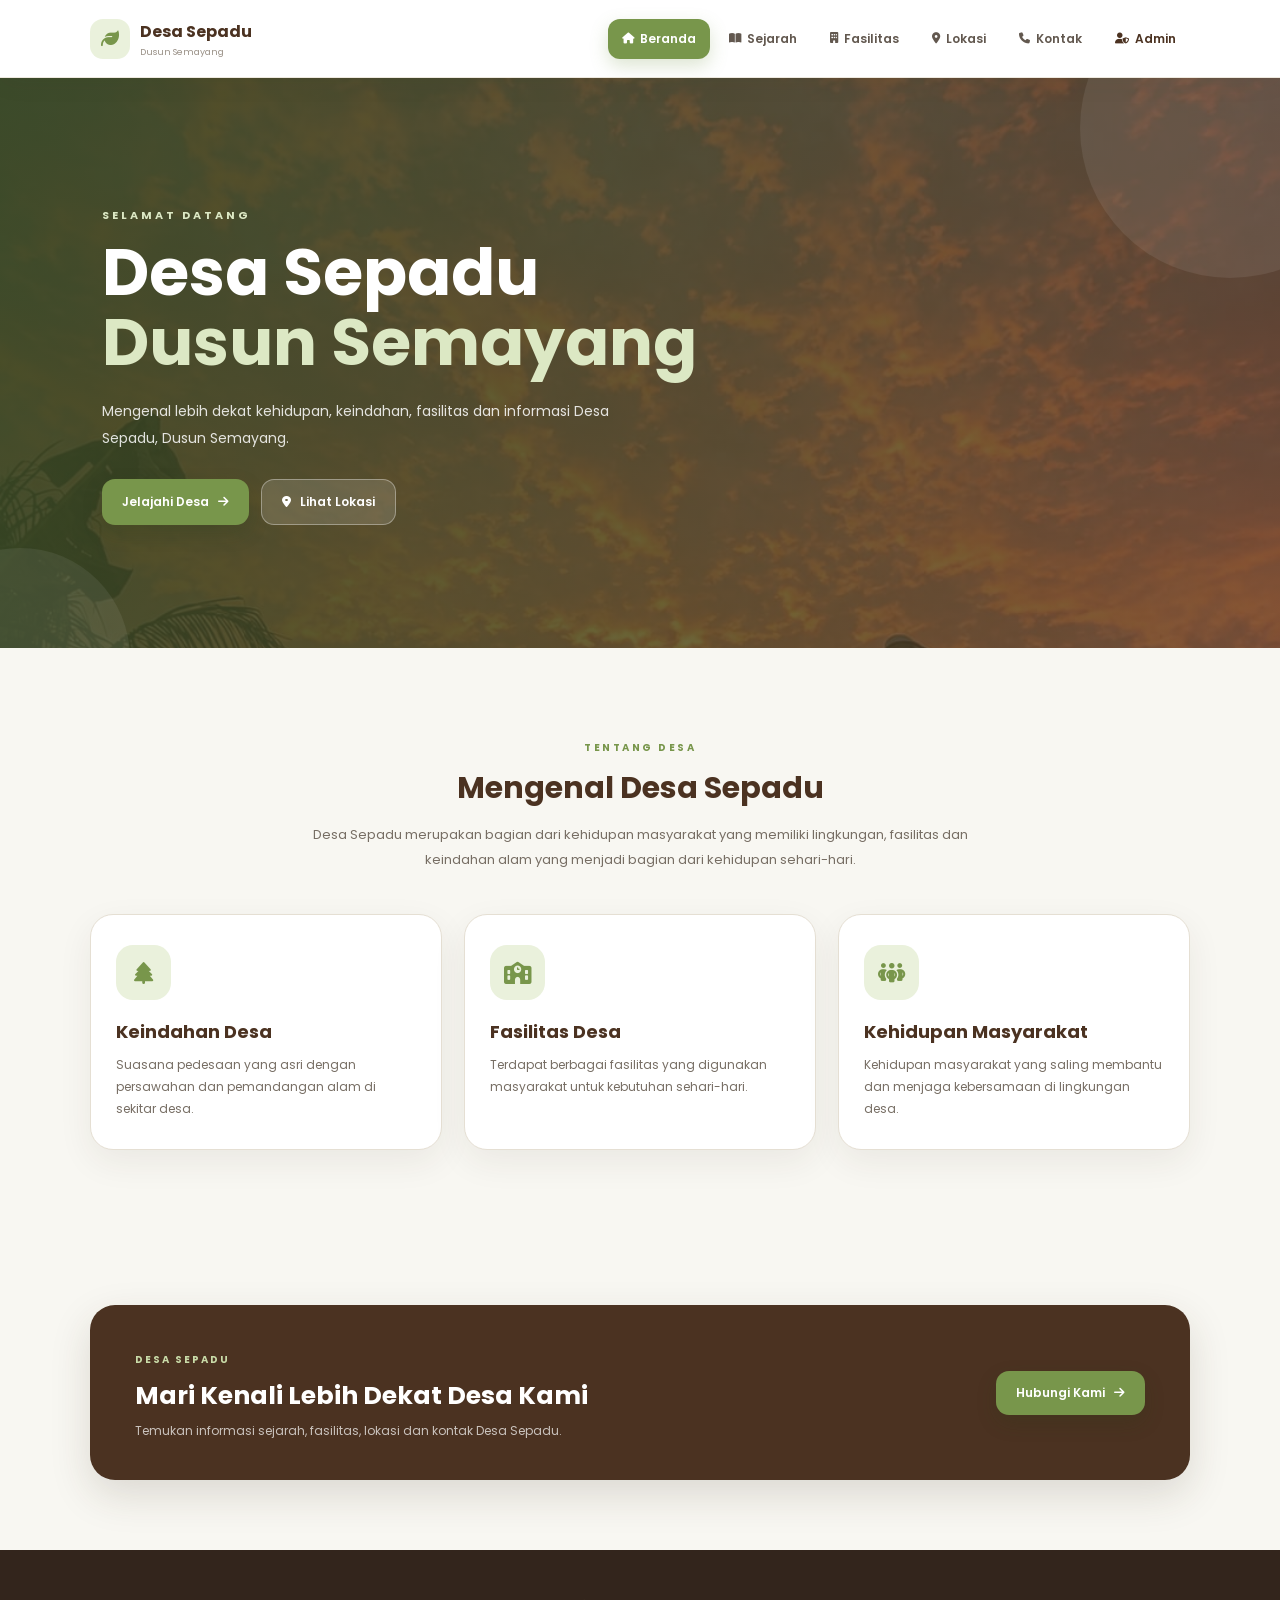
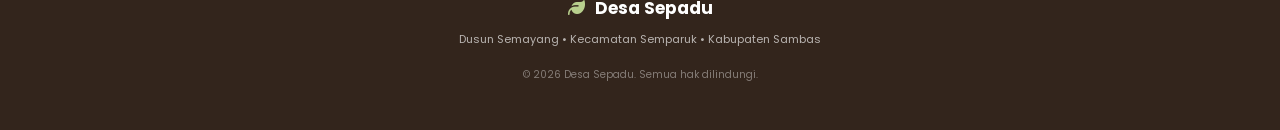
<file: index.html>
<!DOCTYPE html>
<html lang="id">
<head>
    <meta charset="UTF-8">
    <meta name="viewport" content="width=device-width, initial-scale=1.0">

    <title>Desa Sepadu - Dusun Semayang</title>

    <link rel="stylesheet" href="style.css">

    <link href="https://fonts.googleapis.com/css2?family=Poppins:wght@400;500;600;700&display=swap" rel="stylesheet">

    <link rel="stylesheet"
          href="https://cdnjs.cloudflare.com/ajax/libs/font-awesome/6.5.2/css/all.min.css">
</head>

<body>

<!-- ================= NAVBAR ================= -->
<header class="navbar">

    <div class="logo">
        <i class="fa-solid fa-leaf"></i>

        <div>
            <strong>Desa Sepadu</strong>
            <small>Dusun Semayang</small>
        </div>
    </div>

    <nav>

        <a href="index.html" class="active">
            <i class="fa-solid fa-house"></i>
            Beranda
        </a>

        <a href="sejarah.html">
            <i class="fa-solid fa-book-open"></i>
            Sejarah
        </a>

        <a href="fasilitas.html">
            <i class="fa-solid fa-building"></i>
            Fasilitas
        </a>

        <a href="lokasi.html">
            <i class="fa-solid fa-location-dot"></i>
            Lokasi
        </a>

        <a href="kontak.html">
            <i class="fa-solid fa-phone"></i>
            Kontak
        </a>

        <a href="admin.html" class="admin-menu">
            <i class="fa-solid fa-user-shield"></i>
            Admin
        </a>

    </nav>

</header>


<!-- ================= HERO ================= -->
<section class="hero">

    <div class="hero-content">

        <span class="hero-label">
            SELAMAT DATANG
        </span>

        <h1>
            Desa Sepadu
            <br>
            <span>Dusun Semayang</span>
        </h1>

        <p>
            Mengenal lebih dekat kehidupan, keindahan,
            fasilitas dan informasi Desa Sepadu, Dusun Semayang.
        </p>

        <div class="hero-buttons">

            <a href="sejarah.html" class="btn-primary">
                Jelajahi Desa
                <i class="fa-solid fa-arrow-right"></i>
            </a>

            <a href="lokasi.html" class="btn-secondary">
                <i class="fa-solid fa-location-dot"></i>
                Lihat Lokasi
            </a>

        </div>

    </div>

</section>


<!-- ================= TENTANG ================= -->
<section class="home-section">

    <div class="section-title">

        <span>TENTANG DESA</span>

        <h2>
            Mengenal Desa Sepadu
        </h2>

        <p>
            Desa Sepadu merupakan bagian dari kehidupan masyarakat
            yang memiliki lingkungan, fasilitas dan keindahan alam
            yang menjadi bagian dari kehidupan sehari-hari.
        </p>

    </div>


    <div class="home-cards">

        <div class="home-card">

            <div class="card-icon">
                <i class="fa-solid fa-tree"></i>
            </div>

            <h3>Keindahan Desa</h3>

            <p>
                Suasana pedesaan yang asri dengan persawahan
                dan pemandangan alam di sekitar desa.
            </p>

        </div>


        <div class="home-card">

            <div class="card-icon">
                <i class="fa-solid fa-school"></i>
            </div>

            <h3>Fasilitas Desa</h3>

            <p>
                Terdapat berbagai fasilitas yang digunakan
                masyarakat untuk kebutuhan sehari-hari.
            </p>

        </div>


        <div class="home-card">

            <div class="card-icon">
                <i class="fa-solid fa-people-group"></i>
            </div>

            <h3>Kehidupan Masyarakat</h3>

            <p>
                Kehidupan masyarakat yang saling membantu
                dan menjaga kebersamaan di lingkungan desa.
            </p>

        </div>

    </div>

</section>


<!-- ================= CTA ================= -->
<section class="cta-section">

    <div>

        <span>DESA SEPADU</span>

        <h2>
            Mari Kenali Lebih Dekat Desa Kami
        </h2>

        <p>
            Temukan informasi sejarah, fasilitas,
            lokasi dan kontak Desa Sepadu.
        </p>

    </div>

    <a href="kontak.html" class="btn-primary">
        Hubungi Kami
        <i class="fa-solid fa-arrow-right"></i>
    </a>

</section>


<!-- ================= FOOTER ================= -->
<footer>

    <div class="footer-logo">
        <i class="fa-solid fa-leaf"></i>
        Desa Sepadu
    </div>

    <p>
        Dusun Semayang • Kecamatan Semparuk • Kabupaten Sambas
    </p>

    <small>
        © 2026 Desa Sepadu. Semua hak dilindungi.
    </small>

</footer>


<script src="script.js"></script>

</body>
</html>
</file>
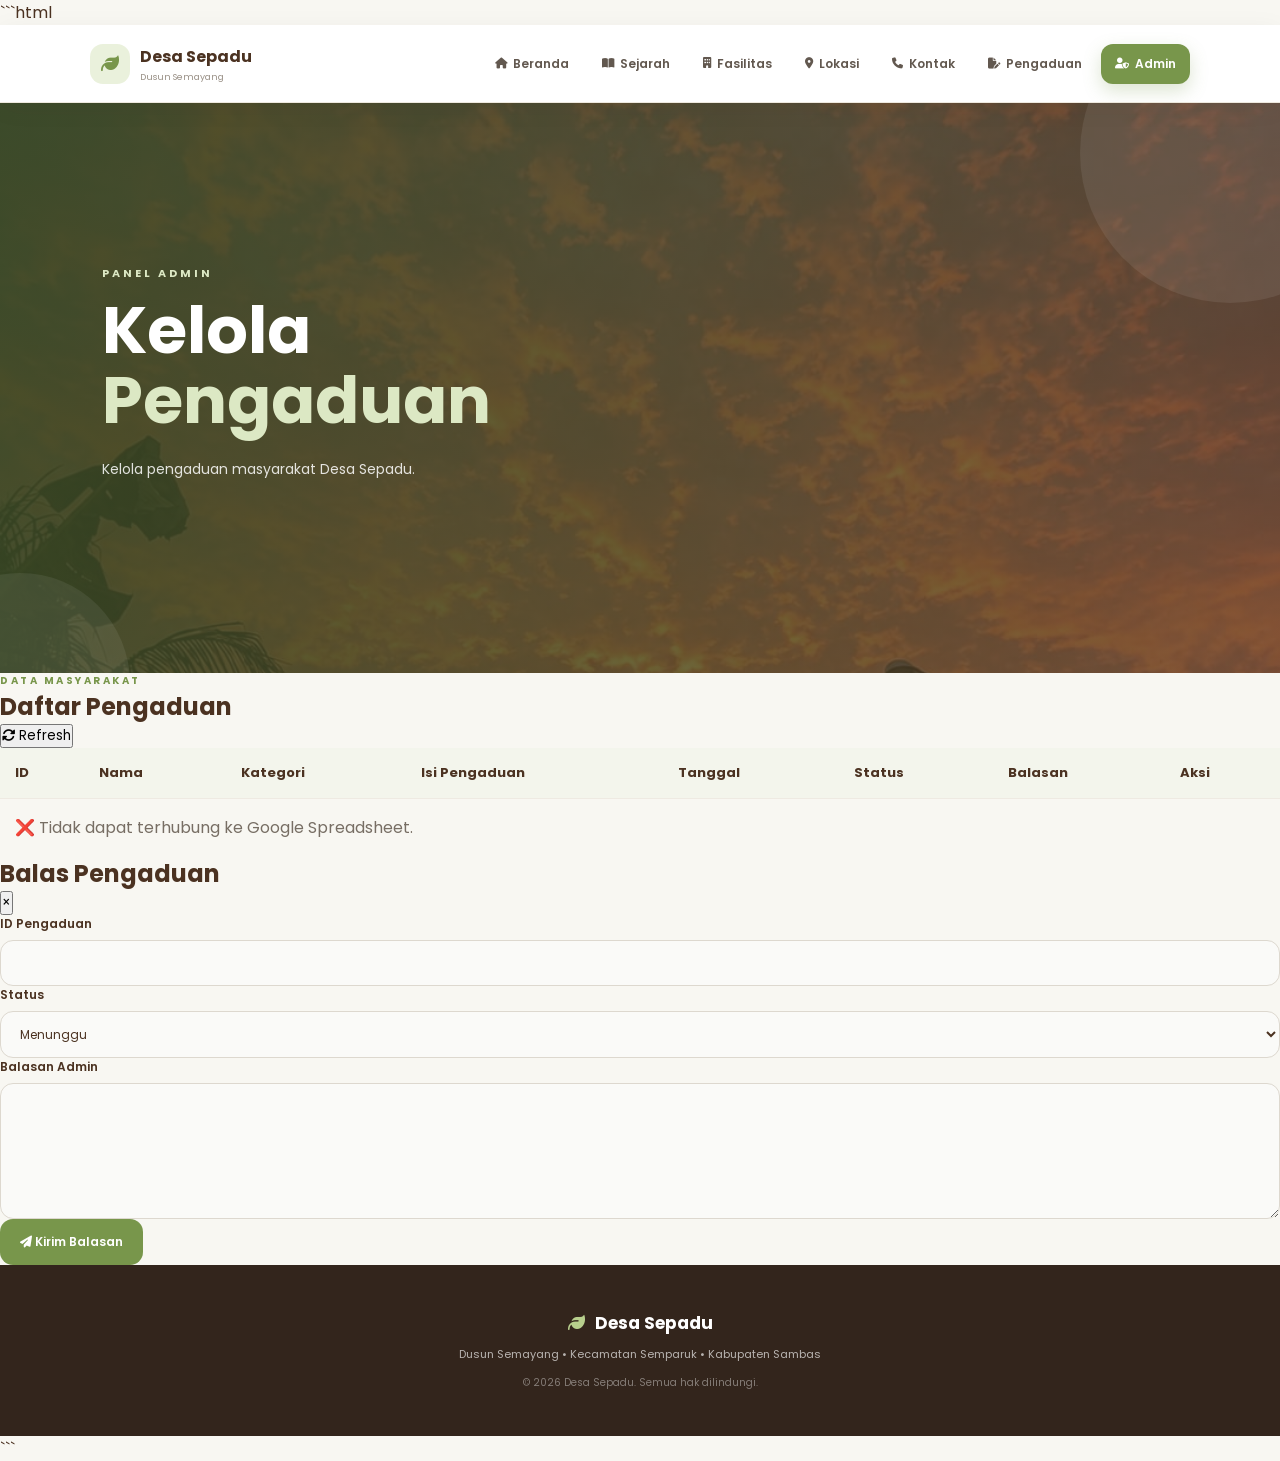
<file: admin.html>
```html
<!DOCTYPE html>
<html lang="id">

<head>

    <meta charset="UTF-8">

    <meta name="viewport"
          content="width=device-width, initial-scale=1.0">

    <title>Admin Pengaduan - Desa Sepadu</title>

    <link rel="stylesheet"
          href="style.css">

    <link href="https://fonts.googleapis.com/css2?family=Poppins:wght@400;500;600;700&display=swap"
          rel="stylesheet">

    <link rel="stylesheet"
          href="https://cdnjs.cloudflare.com/ajax/libs/font-awesome/6.5.2/css/all.min.css">

</head>


<body>


<!-- ================= NAVBAR ================= -->

<header class="navbar">

    <div class="logo">

        <i class="fa-solid fa-leaf"></i>

        <div>

            <strong>Desa Sepadu</strong>

            <small>
                Dusun Semayang
            </small>

        </div>

    </div>


    <nav>

        <a href="index.html">

            <i class="fa-solid fa-house"></i>

            Beranda

        </a>


        <a href="sejarah.html">

            <i class="fa-solid fa-book-open"></i>

            Sejarah

        </a>


        <a href="fasilitas.html">

            <i class="fa-solid fa-building"></i>

            Fasilitas

        </a>


        <a href="lokasi.html">

            <i class="fa-solid fa-location-dot"></i>

            Lokasi

        </a>


        <a href="kontak.html">

            <i class="fa-solid fa-phone"></i>

            Kontak

        </a>


        <a href="pengaduan.html">

            <i class="fa-solid fa-file-pen"></i>

            Pengaduan

        </a>


        <a href="admin.html"
           class="active admin-menu">

            <i class="fa-solid fa-user-shield"></i>

            Admin

        </a>

    </nav>

</header>



<!-- ================= HEADER ================= -->

<section class="hero">

    <div class="hero-content">

        <span class="hero-label">
            PANEL ADMIN
        </span>

        <h1>
            Kelola
            <br>
            <span>Pengaduan</span>
        </h1>

        <p>
            Kelola pengaduan masyarakat Desa Sepadu.
        </p>

    </div>

</section>



<!-- ================= ADMIN ================= -->

<section class="admin-section">

    <div class="admin-container">


        <!-- HEADER -->

        <div class="admin-header">

            <div>

                <span class="section-label">
                    DATA MASYARAKAT
                </span>

                <h2>
                    Daftar Pengaduan
                </h2>

            </div>


            <button
                class="refresh-button"
                onclick="ambilData()">

                <i class="fa-solid fa-rotate"></i>

                Refresh

            </button>

        </div>


        <!-- PESAN -->

        <div
            id="adminMessage"
            class="admin-message">
        </div>


        <!-- DATA -->

        <div class="table-wrapper">

            <table>

                <thead>

                    <tr>

                        <th>ID</th>

                        <th>Nama</th>

                        <th>Kategori</th>

                        <th>Isi Pengaduan</th>

                        <th>Tanggal</th>

                        <th>Status</th>

                        <th>Balasan</th>

                        <th>Aksi</th>

                    </tr>

                </thead>


                <tbody id="dataPengaduan">

                    <tr>

                        <td colspan="8">

                            Memuat data...

                        </td>

                    </tr>

                </tbody>

            </table>

        </div>

    </div>

</section>



<!-- ================= MODAL BALAS ================= -->

<div
    id="modalBalas"
    class="modal">

    <div class="modal-content">


        <div class="modal-header">

            <h2>
                Balas Pengaduan
            </h2>

            <button
                onclick="tutupModal()"
                class="close-button">

                &times;

            </button>

        </div>


        <div class="modal-body">


            <input
                type="hidden"
                id="balasID">


            <div class="form-group">

                <label>
                    ID Pengaduan
                </label>

                <input
                    type="text"
                    id="tampilID"
                    readonly>

            </div>


            <div class="form-group">

                <label>
                    Status
                </label>

                <select id="balasStatus">

                    <option value="Menunggu">
                        Menunggu
                    </option>

                    <option value="Diproses">
                        Diproses
                    </option>

                    <option value="Selesai">
                        Selesai
                    </option>

                    <option value="Ditolak">
                        Ditolak
                    </option>

                </select>

            </div>


            <div class="form-group">

                <label>
                    Balasan Admin
                </label>

                <textarea
                    id="balasan"
                    rows="6"
                    placeholder="Tuliskan balasan untuk masyarakat...">
                </textarea>

            </div>


            <button
                onclick="kirimBalasan()"
                class="complaint-button"
                id="btnBalas">

                <i class="fa-solid fa-paper-plane"></i>

                Kirim Balasan

            </button>


            <p id="balasMessage"></p>


        </div>

    </div>

</div>



<!-- ================= FOOTER ================= -->

<footer>

    <div class="footer-logo">

        <i class="fa-solid fa-leaf"></i>

        Desa Sepadu

    </div>

    <p>

        Dusun Semayang • Kecamatan Semparuk
        • Kabupaten Sambas

    </p>

    <small>

        © 2026 Desa Sepadu.
        Semua hak dilindungi.

    </small>

</footer>



<!-- ================= JAVASCRIPT ================= -->

<script>


const scriptURL =
"https://script.google.com/macros/s/AKfycbwfNbTBmotksGISINYbLzSJ5I1PTSsXj1z1EDwdxUyJfGp7GZ8f606rJl0-YmlFv4mL/exec";



/* ========================================
   AMBIL DATA PENGADUAN
======================================== */

async function ambilData() {


    const tbody =
        document.getElementById("dataPengaduan");


    const message =
        document.getElementById("adminMessage");


    tbody.innerHTML = `

        <tr>

            <td colspan="8">

                <i class="fa-solid fa-spinner fa-spin"></i>

                Memuat data...

            </td>

        </tr>

    `;


    try {


        const response =
            await fetch(scriptURL);


        const data =
            await response.json();


        if (!Array.isArray(data)) {

            tbody.innerHTML = `

                <tr>

                    <td colspan="8">

                        ❌ Gagal mengambil data.

                    </td>

                </tr>

            `;

            return;

        }


        if (data.length === 0) {

            tbody.innerHTML = `

                <tr>

                    <td colspan="8">

                        Belum ada pengaduan.

                    </td>

                </tr>

            `;

            return;

        }


        tbody.innerHTML = "";


        data.forEach(item => {


            const tr =
                document.createElement("tr");


            tr.innerHTML = `

                <td>
                    <strong>
                        ${escapeHTML(item.ID)}
                    </strong>
                </td>

                <td>
                    ${escapeHTML(item.Nama)}
                </td>

                <td>
                    ${escapeHTML(item.Kategori)}
                </td>

                <td class="isi-aduan">
                    ${escapeHTML(item.Isi_Pengaduan)}
                </td>

                <td>
                    ${escapeHTML(item.Tanggal)}
                </td>

                <td>

                    <span class="status status-${String(item.Status).toLowerCase()}">

                        ${escapeHTML(item.Status)}

                    </span>

                </td>

                <td class="isi-balasan">

                    ${item.Balasan
                        ? escapeHTML(item.Balasan)
                        : "<em>Belum ada balasan</em>"
                    }

                </td>

                <td>

                    <button
                        class="reply-button"
                        onclick='bukaModal(${JSON.stringify(item)})'>

                        <i class="fa-solid fa-reply"></i>

                        Balas

                    </button>

                </td>

            `;


            tbody.appendChild(tr);

        });


    } catch (error) {


        console.error(error);


        tbody.innerHTML = `

            <tr>

                <td colspan="8">

                    ❌ Tidak dapat terhubung
                    ke Google Spreadsheet.

                </td>

            </tr>

        `;

    }

}



/* ========================================
   BUKA MODAL
======================================== */

function bukaModal(item) {


    document.getElementById("balasID").value =
        item.ID;


    document.getElementById("tampilID").value =
        item.ID;


    document.getElementById("balasStatus").value =
        item.Status || "Menunggu";


    document.getElementById("balasan").value =
        item.Balasan || "";


    document.getElementById("balasMessage").innerHTML =
        "";


    document.getElementById("modalBalas")
        .classList.add("show");

}



/* ========================================
   TUTUP MODAL
======================================== */

function tutupModal() {

    document.getElementById("modalBalas")
        .classList.remove("show");

}



/* ========================================
   KIRIM BALASAN
======================================== */

async function kirimBalasan() {


    const id =
        document.getElementById("balasID").value;


    const status =
        document.getElementById("balasStatus").value;


    const balasan =
        document.getElementById("balasan").value.trim();


    const message =
        document.getElementById("balasMessage");


    const button =
        document.getElementById("btnBalas");


    if (!balasan) {

        message.innerHTML =
            "⚠️ Silakan tuliskan balasan.";

        return;

    }


    button.disabled = true;


    button.innerHTML =
        '<i class="fa-solid fa-spinner fa-spin"></i> Menyimpan...';


    try {


        const response =
            await fetch(scriptURL, {

                method: "POST",

                headers: {

                    "Content-Type":
                        "text/plain;charset=utf-8"

                },

                body: JSON.stringify({

                    action: "balasStatus",

                    id: id,

                    status: status,

                    balasan: balasan

                })

            });


        const hasil =
            await response.json();


        if (hasil.success) {


            message.innerHTML =
                "✅ Balasan berhasil disimpan.";


            setTimeout(() => {

                tutupModal();

                ambilData();

            }, 800);


        } else {


            message.innerHTML =
                "❌ " +
                (hasil.message ||
                "Gagal menyimpan balasan.");

        }


    } catch (error) {


        console.error(error);


        message.innerHTML =
            "❌ Terjadi kesalahan.";

    }


    button.disabled = false;


    button.innerHTML =
        '<i class="fa-solid fa-paper-plane"></i> Kirim Balasan';

}



/* ========================================
   KEAMANAN TAMPILAN DATA
======================================== */

function escapeHTML(value) {

    if (value === null ||
        value === undefined) {

        return "";

    }


    return String(value)

        .replace(/&/g, "&amp;")

        .replace(/</g, "&lt;")

        .replace(/>/g, "&gt;")

        .replace(/"/g, "&quot;")

        .replace(/'/g, "&#039;");

}



/* ========================================
   KLIK DI LUAR MODAL
======================================== */

window.addEventListener("click", function(e) {

    const modal =
        document.getElementById("modalBalas");


    if (e.target === modal) {

        tutupModal();

    }

});



/* ========================================
   JALANKAN SAAT HALAMAN DIBUKA
======================================== */

document.addEventListener(
    "DOMContentLoaded",
    ambilData
);


</script>


</body>
</html>
```
</file>
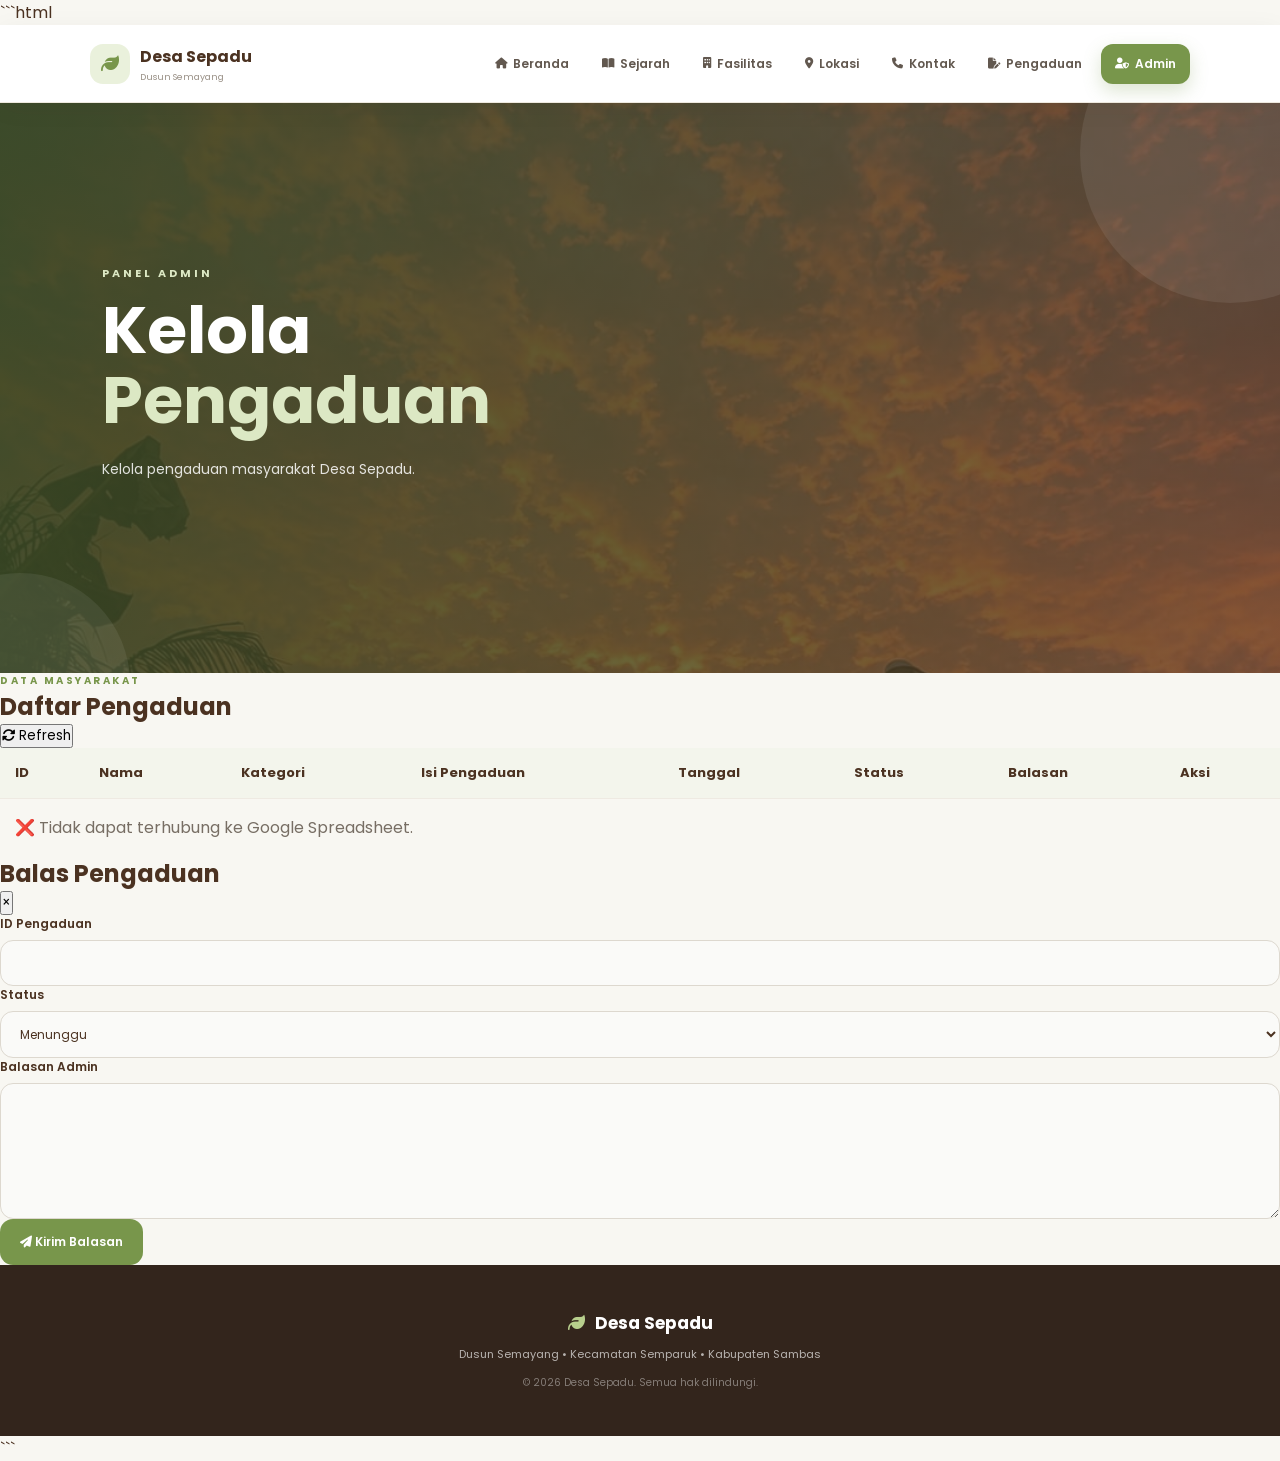
<file: dashboard.html>
<!DOCTYPE html>
<html lang="id">
<head>
<meta charset="UTF-8">
<meta name="viewport" content="width=device-width, initial-scale=1.0">

<title>Dashboard Admin Desa Sepadu</title>

<style>
*{
    margin:0;
    padding:0;
    box-sizing:border-box;
    font-family:Arial,sans-serif;
}

body{
    background:#f5f3ed;
    color:#4b3221;
}

/* NAVBAR */
.navbar{
    background:white;
    min-height:75px;
    padding:0 7%;
    display:flex;
    align-items:center;
    justify-content:space-between;
    box-shadow:0 3px 15px rgba(0,0,0,.08);
    position:sticky;
    top:0;
    z-index:100;
}

.logo{
    font-size:22px;
    font-weight:bold;
    color:#4f6b32;
}

.logo i{
    margin-right:8px;
}

.nav-menu{
    list-style:none;
    display:flex;
    gap:8px;
}

.nav-menu a{
    text-decoration:none;
    color:#66594d;
    padding:11px 14px;
    border-radius:10px;
    display:block;
    font-size:14px;
}

.nav-menu a:hover,
.nav-menu a.active{
    background:#eaf1dc;
    color:#4f6b32;
}

/* DASHBOARD */
.dashboard{
    width:86%;
    max-width:1300px;
    margin:45px auto;
}

.top{
    display:flex;
    justify-content:space-between;
    align-items:center;
    margin-bottom:30px;
}

.top small{
    color:#78964b;
    font-weight:bold;
    letter-spacing:2px;
}

.top h1{
    font-size:36px;
    margin:8px 0;
}

.top p{
    color:#776e64;
}

.buttons{
    display:flex;
    gap:10px;
}

.btn{
    border:0;
    padding:13px 18px;
    border-radius:10px;
    text-decoration:none;
    cursor:pointer;
    font-weight:bold;
    display:inline-block;
}

.home{
    background:#78964b;
    color:white;
}

.logout{
    background:#4b3221;
    color:white;
}

/* STATISTIK */
.stats{
    display:grid;
    grid-template-columns:repeat(3,1fr);
    gap:20px;
    margin-bottom:30px;
}

.stat{
    background:white;
    padding:25px;
    border-radius:18px;
    box-shadow:0 5px 20px rgba(0,0,0,.06);
    display:flex;
    align-items:center;
    gap:18px;
}

.icon{
    width:55px;
    height:55px;
    background:#eaf1dc;
    color:#4f6b32;
    border-radius:14px;
    display:flex;
    align-items:center;
    justify-content:center;
    font-size:24px;
}

.stat span{
    color:#776e64;
    font-size:14px;
}

.stat h2{
    font-size:30px;
    margin-top:5px;
}

/* TABEL */
.box{
    background:white;
    border-radius:20px;
    overflow:hidden;
    box-shadow:0 5px 25px rgba(0,0,0,.06);
}

.box-head{
    padding:25px;
    border-bottom:1px solid #e5dfd3;
    display:flex;
    justify-content:space-between;
    align-items:center;
}

.box-head h2{
    margin-bottom:6px;
}

.box-head p{
    color:#776e64;
    font-size:14px;
}

.delete-all{
    background:#f3dfd8;
    color:#8a4938;
    border:0;
    padding:11px 15px;
    border-radius:9px;
    cursor:pointer;
    font-weight:bold;
}

.table-wrap{
    overflow-x:auto;
}

table{
    width:100%;
    min-width:900px;
    border-collapse:collapse;
}

th{
    background:#eef2e6;
    padding:15px;
    text-align:left;
    font-size:13px;
}

td{
    padding:15px;
    border-bottom:1px solid #eeeae2;
    font-size:14px;
    vertical-align:top;
}

.category{
    background:#eaf1dc;
    color:#4f6b32;
    padding:6px 9px;
    border-radius:7px;
    font-size:12px;
    font-weight:bold;
}

.status{
    padding:8px;
    border:1px solid #ddd5ca;
    border-radius:8px;
}

.delete{
    border:0;
    background:#f7e5e1;
    color:#a34d3c;
    padding:9px 11px;
    border-radius:8px;
    cursor:pointer;
}

.empty{
    text-align:center;
    padding:60px!important;
    color:#776e64;
}

/* FOOTER */
footer{
    margin-top:70px;
    background:#4b3221;
    color:white;
    padding:30px 7%;
    text-align:center;
}

footer p{
    margin-top:8px;
    opacity:.8;
    font-size:14px;
}

/* MOBILE */
@media(max-width:800px){

    .navbar{
        flex-direction:column;
        padding:15px;
        gap:10px;
    }

    .nav-menu{
        flex-wrap:wrap;
        justify-content:center;
    }

    .top{
        flex-direction:column;
        align-items:flex-start;
        gap:20px;
    }

    .top h1{
        font-size:29px;
    }

    .buttons{
        width:100%;
    }

    .buttons .btn{
        flex:1;
        text-align:center;
    }

    .stats{
        grid-template-columns:1fr;
    }

    .box-head{
        flex-direction:column;
        align-items:flex-start;
        gap:15px;
    }

    .delete-all{
        width:100%;
    }
}
</style>
</head>

<body>

<nav class="navbar">

    <div class="logo">
        🌿 Desa Sepadu
    </div>

    <ul class="nav-menu">
        <li><a href="index.html">🏠 Beranda</a></li>
        <li><a href="sejarah.html">📖 Sejarah</a></li>
        <li><a href="fasilitas.html">🏡 Fasilitas</a></li>
        <li><a href="lokasi.html">📍 Lokasi</a></li>
        <li><a href="kontak.html">☎ Kontak</a></li>
        <li><a href="dashboard.html" class="active">📊 Dashboard</a></li>
    </ul>

</nav>


<main class="dashboard">

    <div class="top">

        <div>
            <small>ADMIN DESA</small>

            <h1>Dashboard Admin</h1>

            <p>
                Kelola pengaduan masyarakat Desa Sepadu.
            </p>
        </div>

        <div class="buttons">

            <a href="index.html" class="btn home">
                🏠 Kembali ke Beranda
            </a>

            <button onclick="logout()" class="btn logout">
                🚪 Keluar
            </button>

        </div>

    </div>


    <section class="stats">

        <div class="stat">
            <div class="icon">📩</div>

            <div>
                <span>Total Pengaduan</span>
                <h2 id="total">0</h2>
            </div>
        </div>


        <div class="stat">
            <div class="icon">⏳</div>

            <div>
                <span>Pengaduan Baru</span>
                <h2 id="baru">0</h2>
            </div>
        </div>


        <div class="stat">
            <div class="icon">✅</div>

            <div>
                <span>Pengaduan Selesai</span>
                <h2 id="selesai">0</h2>
            </div>
        </div>

    </section>


    <section class="box">

        <div class="box-head">

            <div>
                <h2>💬 Pengaduan Masyarakat</h2>

                <p>
                    Semua pengaduan yang dikirim melalui website.
                </p>
            </div>

            <button onclick="hapusSemua()" class="delete-all">
                🗑 Hapus Semua
            </button>

        </div>


        <div class="table-wrap">

            <table>

                <thead>
                    <tr>
                        <th>No</th>
                        <th>Nama</th>
                        <th>Kategori</th>
                        <th>Pengaduan</th>
                        <th>Tanggal</th>
                        <th>Status</th>
                        <th>Aksi</th>
                    </tr>
                </thead>

                <tbody id="data"></tbody>

            </table>

        </div>

    </section>

</main>


<footer>

    <h3>🌿 Desa Sepadu</h3>

    <p>
        Dusun Semayang, Kecamatan Semparuk,
        Kabupaten Sambas, Kalimantan Barat.
    </p>

    <p>© 2026 Desa Sepadu</p>

</footer>


<script>

if(sessionStorage.getItem("adminLogin") !== "true"){
    window.location.href="admin.html";
}


function tampil(){

    let data =
        JSON.parse(localStorage.getItem("pengaduanDesa")) || [];

    document.getElementById("total").textContent=data.length;

    document.getElementById("baru").textContent=
        data.filter(x=>x.status==="Baru").length;

    document.getElementById("selesai").textContent=
        data.filter(x=>x.status==="Selesai").length;


    const tabel=document.getElementById("data");

    tabel.innerHTML="";


    if(data.length===0){

        tabel.innerHTML=`
            <tr>
                <td colspan="7" class="empty">
                    📭<br><br>
                    Belum ada pengaduan masyarakat.
                </td>
            </tr>
        `;

        return;
    }


    data.forEach((x,i)=>{

        tabel.innerHTML+=`

        <tr>

            <td>${i+1}</td>

            <td><b>${x.nama}</b></td>

            <td>
                <span class="category">
                    ${x.kategori || "Lainnya"}
                </span>
            </td>

            <td>${x.pengaduan}</td>

            <td>${x.tanggal}</td>

            <td>

                <select
                    class="status"
                    onchange="ubahStatus(${x.id},this.value)">

                    <option ${x.status==="Baru"?"selected":""}>
                        Baru
                    </option>

                    <option ${x.status==="Diproses"?"selected":""}>
                        Diproses
                    </option>

                    <option ${x.status==="Selesai"?"selected":""}>
                        Selesai
                    </option>

                </select>

            </td>

            <td>

                <button
                    class="delete"
                    onclick="hapus(${x.id})">
                    🗑
                </button>

            </td>

        </tr>

        `;

    });

}


function ubahStatus(id,status){

    let data =
        JSON.parse(localStorage.getItem("pengaduanDesa")) || [];

    data.forEach(x=>{
        if(x.id===id){
            x.status=status;
        }
    });

    localStorage.setItem(
        "pengaduanDesa",
        JSON.stringify(data)
    );

    tampil();
}


function hapus(id){

    if(!confirm("Hapus pengaduan ini?")) return;

    let data =
        JSON.parse(localStorage.getItem("pengaduanDesa")) || [];

    data=data.filter(x=>x.id!==id);

    localStorage.setItem(
        "pengaduanDesa",
        JSON.stringify(data)
    );

    tampil();
}


function hapusSemua(){

    if(!confirm("Hapus semua pengaduan?")) return;

    localStorage.removeItem("pengaduanDesa");

    tampil();
}


function logout(){

    sessionStorage.removeItem("adminLogin");

    window.location.href="admin.html";
}


tampil();

</script>

</body>
</html>
</file>
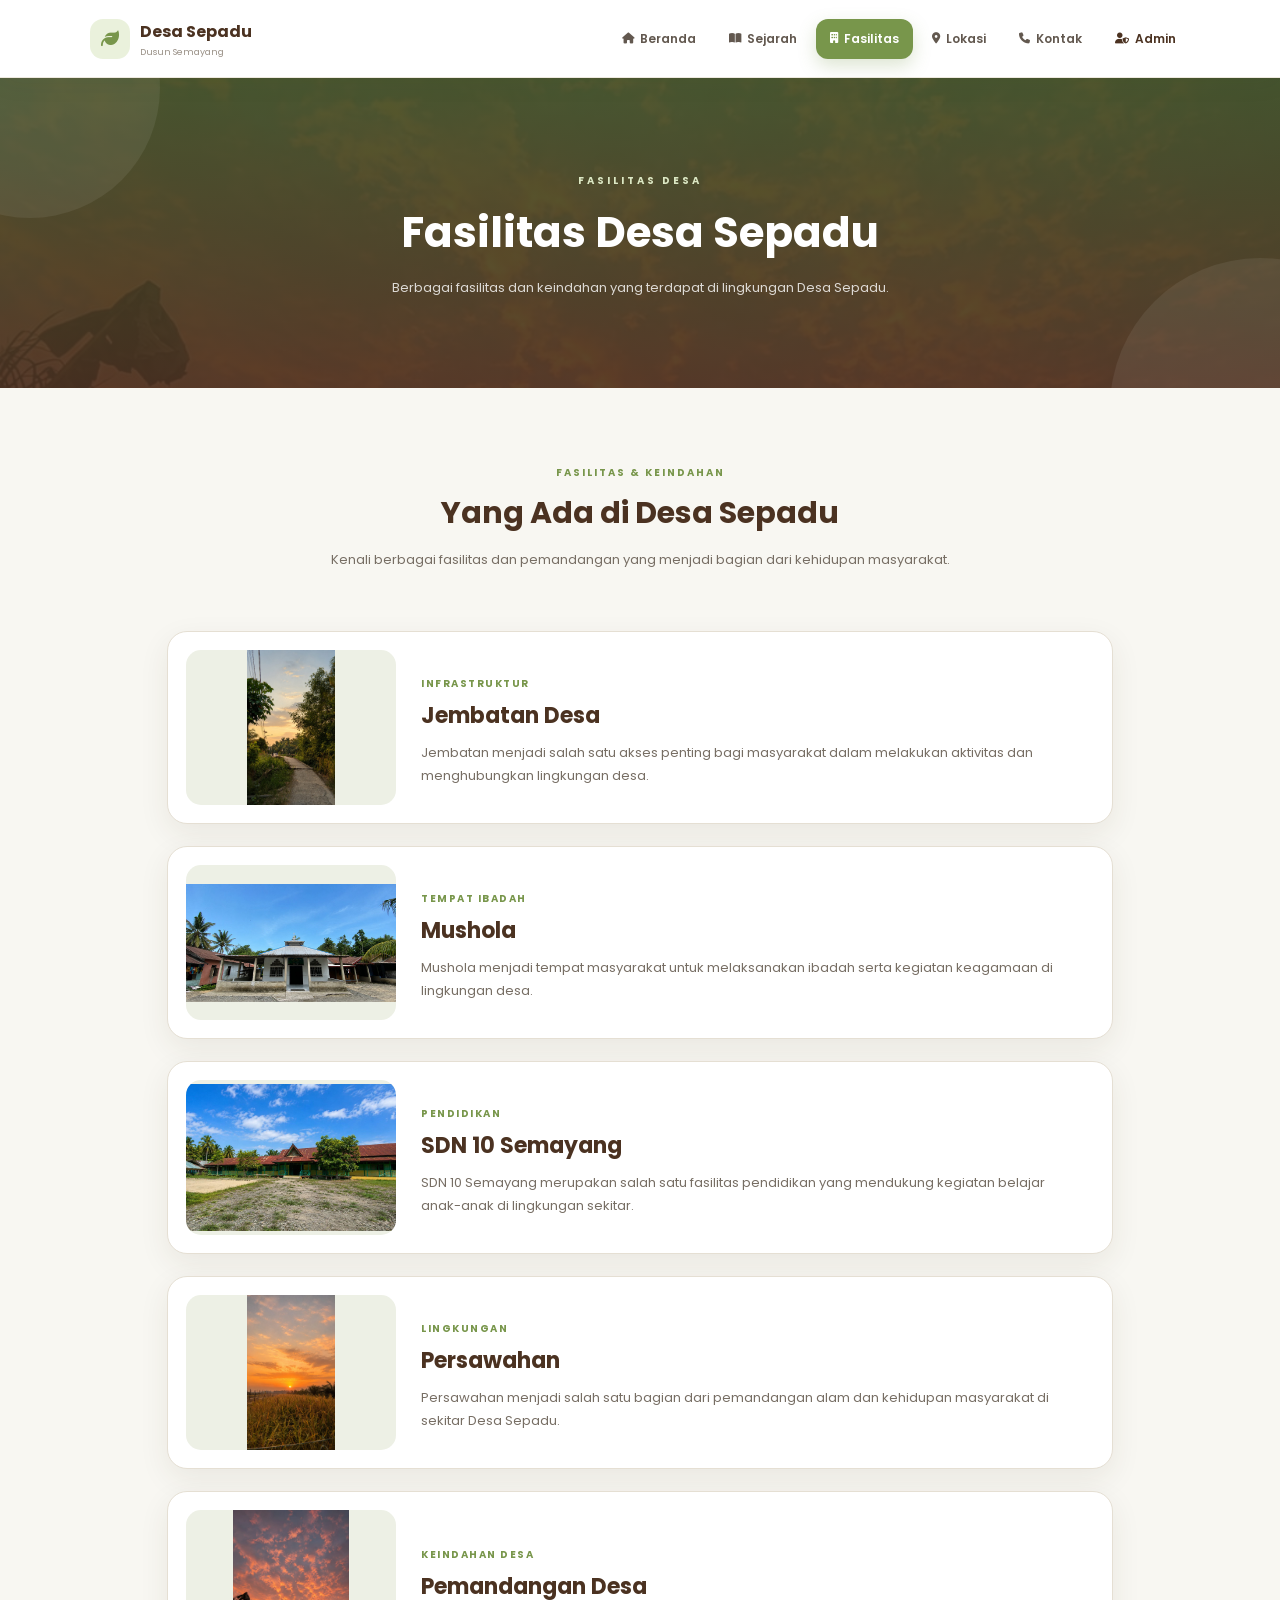
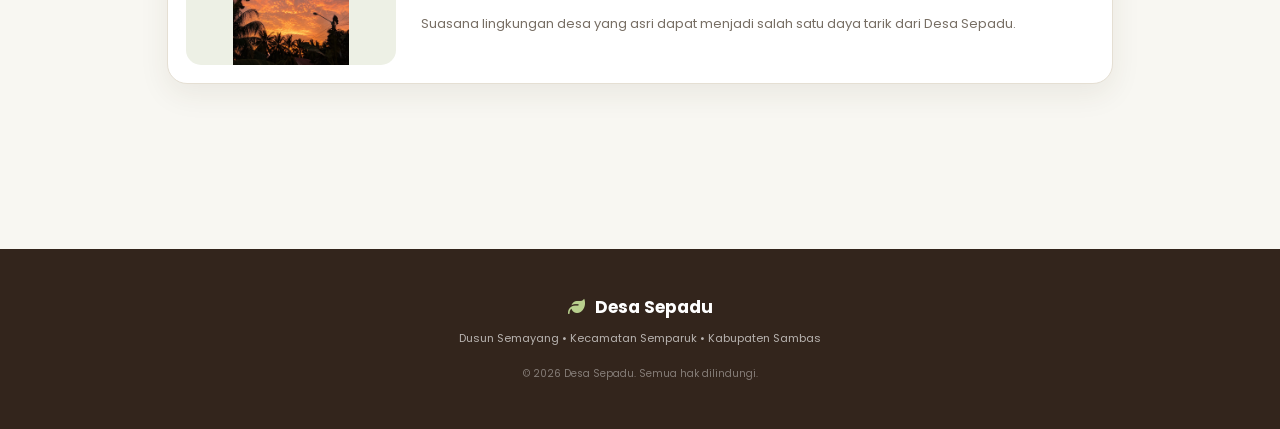
<file: fasilitas.html>
<!DOCTYPE html>
<html lang="id">
<head>

    <meta charset="UTF-8">
    <meta name="viewport" content="width=device-width, initial-scale=1.0">

    <title>Fasilitas - Desa Sepadu</title>

    <link rel="stylesheet" href="style.css">

    <link href="https://fonts.googleapis.com/css2?family=Poppins:wght@400;500;600;700&display=swap" rel="stylesheet">

    <link rel="stylesheet"
          href="https://cdnjs.cloudflare.com/ajax/libs/font-awesome/6.5.2/css/all.min.css">

</head>

<body>

<header class="navbar">

    <div class="logo">

        <i class="fa-solid fa-leaf"></i>

        <div>
            <strong>Desa Sepadu</strong>
            <small>Dusun Semayang</small>
        </div>

    </div>


    <nav>

        <a href="index.html">
            <i class="fa-solid fa-house"></i>
            Beranda
        </a>

        <a href="sejarah.html">
            <i class="fa-solid fa-book-open"></i>
            Sejarah
        </a>

        <a href="fasilitas.html" class="active">
            <i class="fa-solid fa-building"></i>
            Fasilitas
        </a>

        <a href="lokasi.html">
            <i class="fa-solid fa-location-dot"></i>
            Lokasi
        </a>

        <a href="kontak.html">
            <i class="fa-solid fa-phone"></i>
            Kontak
        </a>

        <a href="admin.html" class="admin-menu">
            <i class="fa-solid fa-user-shield"></i>
            Admin
        </a>

    </nav>

</header>


<section class="page-header">

    <div class="page-header-content">

        <span>FASILITAS DESA</span>

        <h1>Fasilitas Desa Sepadu</h1>

        <p>
            Berbagai fasilitas dan keindahan yang terdapat
            di lingkungan Desa Sepadu.
        </p>

    </div>

</section>


<main class="page-content">

    <div class="page-title">

        <span>FASILITAS & KEINDAHAN</span>

        <h2>Yang Ada di Desa Sepadu</h2>

        <p>
            Kenali berbagai fasilitas dan pemandangan
            yang menjadi bagian dari kehidupan masyarakat.
        </p>

    </div>


    <section class="facility-section">


        <!-- JEMBATAN -->

        <div class="facility-card">

            <div class="facility-image">

                <img src="images/jembtn.jpg"
                     alt="Jembatan Desa Sepadu">

            </div>

            <div class="facility-info">

                <span>INFRASTRUKTUR</span>

                <h2>
                    Jembatan Desa
                </h2>

                <p>
                    Jembatan menjadi salah satu akses penting
                    bagi masyarakat dalam melakukan aktivitas
                    dan menghubungkan lingkungan desa.
                </p>

            </div>

        </div>


        <!-- MUSHOLA -->

        <div class="facility-card">

            <div class="facility-image">

                <img src="images/mushola.jpg"
                     alt="Mushola Desa Sepadu">

            </div>

            <div class="facility-info">

                <span>TEMPAT IBADAH</span>

                <h2>
                    Mushola
                </h2>

                <p>
                    Mushola menjadi tempat masyarakat untuk
                    melaksanakan ibadah serta kegiatan keagamaan
                    di lingkungan desa.
                </p>

            </div>

        </div>


        <!-- SEKOLAH -->

        <div class="facility-card">

            <div class="facility-image">

                <img src="images/sd.jpg"
                     alt="SDN 10 Semayang">

            </div>

            <div class="facility-info">

                <span>PENDIDIKAN</span>

                <h2>
                    SDN 10 Semayang
                </h2>

                <p>
                    SDN 10 Semayang merupakan salah satu fasilitas
                    pendidikan yang mendukung kegiatan belajar
                    anak-anak di lingkungan sekitar.
                </p>

            </div>

        </div>


        <!-- SAWAH -->

        <div class="facility-card">

            <div class="facility-image">

                <img src="images/sawah.jpg"
                     alt="Persawahan Desa">

            </div>

            <div class="facility-info">

                <span>LINGKUNGAN</span>

                <h2>
                    Persawahan
                </h2>

                <p>
                    Persawahan menjadi salah satu bagian dari
                    pemandangan alam dan kehidupan masyarakat
                    di sekitar Desa Sepadu.
                </p>

            </div>

        </div>


        <!-- PEMANDANGAN -->

        <div class="facility-card">

            <div class="facility-image">

                <img src="images/depanrmh.jpg"
                     alt="Pemandangan Desa">

            </div>

            <div class="facility-info">

                <span>KEINDAHAN DESA</span>

                <h2>
                    Pemandangan Desa
                </h2>

                <p>
                    Suasana lingkungan desa yang asri dapat
                    menjadi salah satu daya tarik dari Desa Sepadu.
                </p>

            </div>

        </div>


       
            </div>

           

        </div>


    </section>

</main>


<footer>

    <div class="footer-logo">
        <i class="fa-solid fa-leaf"></i>
        Desa Sepadu
    </div>

    <p>
        Dusun Semayang • Kecamatan Semparuk • Kabupaten Sambas
    </p>

    <small>
        © 2026 Desa Sepadu. Semua hak dilindungi.
    </small>

</footer>

</body>
</html>
</file>
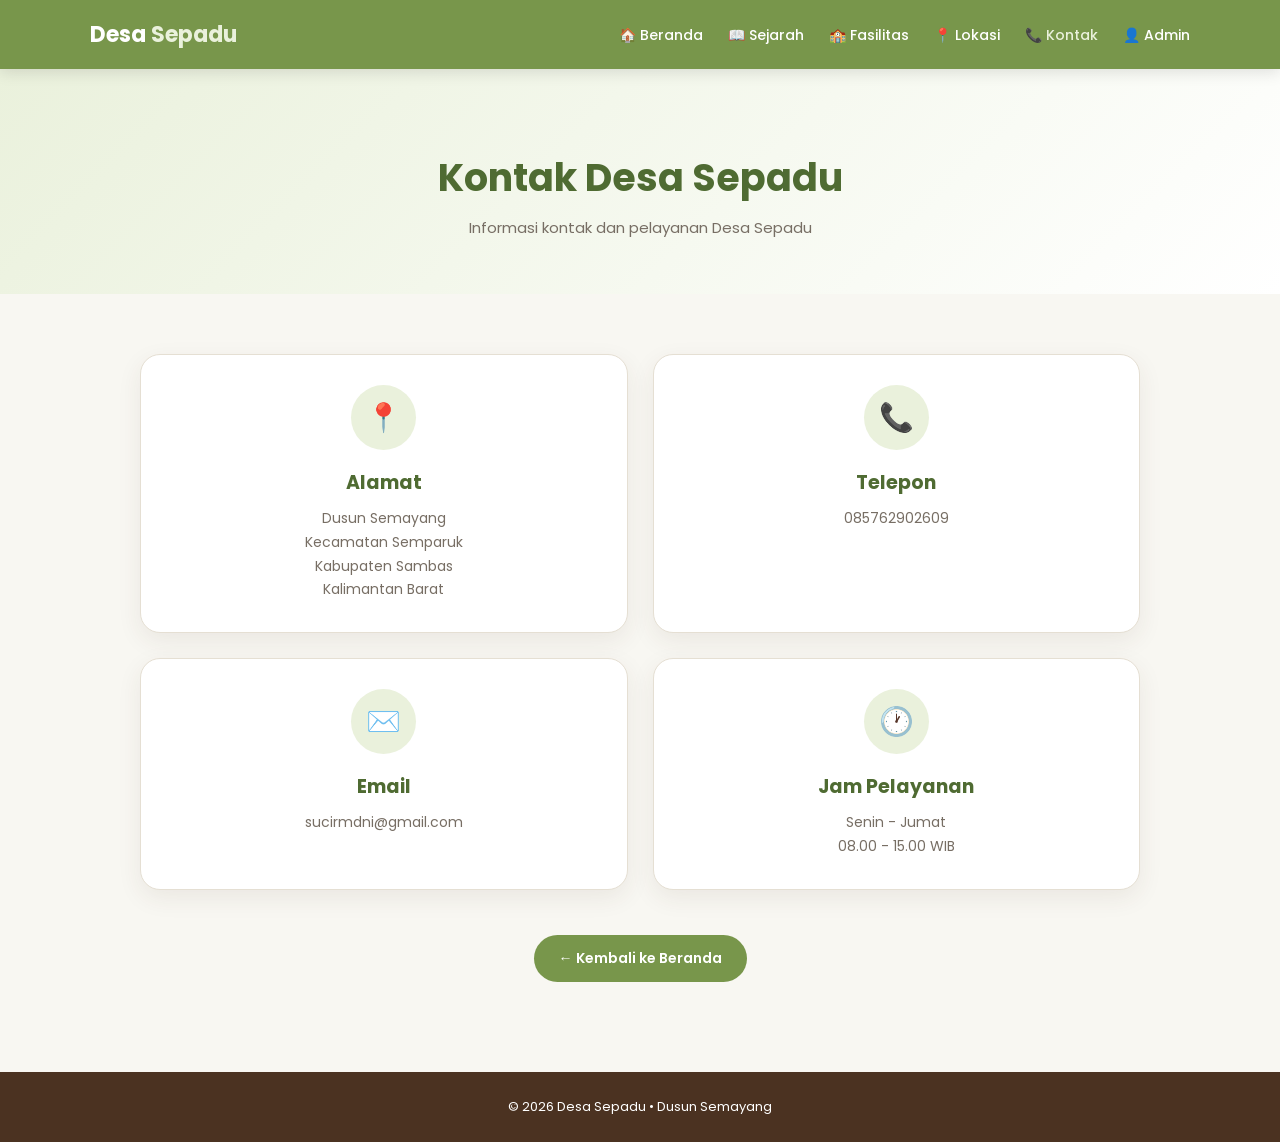
<file: kontak.html>
<!DOCTYPE html>
<html lang="id">
<head>
    <meta charset="UTF-8">
    <meta name="viewport" content="width=device-width, initial-scale=1.0">

    <title>Kontak - Desa Sepadu</title>

    <link rel="preconnect" href="https://fonts.googleapis.com">
    <link rel="preconnect" href="https://fonts.gstatic.com" crossorigin>
    <link href="https://fonts.googleapis.com/css2?family=Poppins:wght@400;500;600;700&display=swap" rel="stylesheet">

    <style>
        * {
            margin: 0;
            padding: 0;
            box-sizing: border-box;
        }

        body {
            font-family: 'Poppins', sans-serif;
            background: #f8f7f2;
            color: #4b3221;
        }

        /* NAVBAR */
        nav {
            width: 100%;
            background: #78964b;
            padding: 18px 7%;
            display: flex;
            align-items: center;
            justify-content: space-between;
            box-shadow: 0 3px 15px rgba(0,0,0,0.12);
            position: sticky;
            top: 0;
            z-index: 1000;
        }

        .logo {
            color: white;
            font-size: 22px;
            font-weight: 700;
            text-decoration: none;
        }

        .logo span {
            color: #eaf1dc;
        }

        .nav-menu {
            display: flex;
            list-style: none;
            gap: 25px;
        }

        .nav-menu li {
            list-style: none;
        }

        .nav-menu a {
            color: white;
            text-decoration: none;
            font-size: 14px;
            font-weight: 500;
            transition: 0.3s;
        }

        .nav-menu a:hover,
        .nav-menu a.active {
            color: #eaf1dc;
            transform: translateY(-2px);
        }

        /* HEADER */
        .page-header {
            text-align: center;
            padding: 80px 20px 55px;
            background: linear-gradient(
                135deg,
                #eaf1dc,
                #ffffff
            );
        }

        .page-header h1 {
            font-size: 38px;
            color: #4f6b32;
            margin-bottom: 10px;
        }

        .page-header p {
            color: #776e64;
            font-size: 15px;
        }

        /* CONTACT */
        .contact-section {
            padding: 60px 7%;
        }

        .contact-grid {
            max-width: 1000px;
            margin: auto;
            display: grid;
            grid-template-columns: repeat(2, 1fr);
            gap: 25px;
        }

        .contact-card {
            background: white;
            border: 1px solid #e5dfd3;
            border-radius: 20px;
            padding: 30px;
            text-align: center;
            box-shadow: 0 8px 25px rgba(75, 50, 33, 0.08);
            transition: 0.3s;
        }

        .contact-card:hover {
            transform: translateY(-6px);
            box-shadow: 0 15px 30px rgba(75, 50, 33, 0.12);
        }

        .contact-icon {
            width: 65px;
            height: 65px;
            margin: 0 auto 18px;
            border-radius: 50%;
            background: #eaf1dc;
            color: #4f6b32;
            display: flex;
            align-items: center;
            justify-content: center;
            font-size: 28px;
        }

        .contact-card h3 {
            color: #4f6b32;
            margin-bottom: 10px;
            font-size: 19px;
        }

        .contact-card p {
            color: #776e64;
            line-height: 1.7;
            font-size: 14px;
        }

        /* BUTTON */
        .button-area {
            text-align: center;
            margin-top: 45px;
        }

        .btn {
            display: inline-block;
            padding: 13px 25px;
            background: #78964b;
            color: white;
            text-decoration: none;
            border-radius: 30px;
            font-size: 14px;
            font-weight: 600;
            transition: 0.3s;
        }

        .btn:hover {
            background: #4f6b32;
            transform: translateY(-3px);
        }

        /* FOOTER */
        footer {
            margin-top: 30px;
            padding: 25px;
            text-align: center;
            background: #4b3221;
            color: white;
            font-size: 13px;
        }

        /* RESPONSIVE */
        @media (max-width: 768px) {

            nav {
                flex-direction: column;
                gap: 15px;
                padding: 18px 15px;
            }

            .nav-menu {
                flex-wrap: wrap;
                justify-content: center;
                gap: 12px 18px;
            }

            .page-header h1 {
                font-size: 30px;
            }

            .contact-grid {
                grid-template-columns: 1fr;
            }
        }
    </style>
</head>

<body>

    <!-- NAVBAR -->
    <nav>
        <a href="index.html" class="logo">
            Desa <span>Sepadu</span>
        </a>

        <ul class="nav-menu">
            <li>
                <a href="index.html">🏠 Beranda</a>
            </li>

            <li>
                <a href="sejarah.html">📖 Sejarah</a>
            </li>

            <li>
                <a href="fasilitas.html">🏫 Fasilitas</a>
            </li>

            <li>
                <a href="lokasi.html">📍 Lokasi</a>
            </li>

            <li>
                <a href="kontak.html" class="active">📞 Kontak</a>
            </li>

            <li>
                <a href="admin.html">👤 Admin</a>
            </li>
        </ul>
    </nav>


    <!-- HEADER -->
    <section class="page-header">
        <h1>Kontak Desa Sepadu</h1>
        <p>Informasi kontak dan pelayanan Desa Sepadu</p>
    </section>


    <!-- CONTACT -->
    <section class="contact-section">

        <div class="contact-grid">

            <div class="contact-card">
                <div class="contact-icon">📍</div>
                <h3>Alamat</h3>
                <p>
                    Dusun Semayang<br>
                    Kecamatan Semparuk<br>
                    Kabupaten Sambas<br>
                    Kalimantan Barat
                </p>
            </div>

            <div class="contact-card">
                <div class="contact-icon">📞</div>
                <h3>Telepon</h3>
                <p>
                   085762902609
                </p>
            </div>

            <div class="contact-card">
                <div class="contact-icon">✉️</div>
                <h3>Email</h3>
                <p>
                    sucirmdni@gmail.com
                </p>
            </div>

            <div class="contact-card">
                <div class="contact-icon">🕐</div>
                <h3>Jam Pelayanan</h3>
                <p>
                    Senin - Jumat<br>
                    08.00 - 15.00 WIB
                </p>
            </div>

        </div>


        <div class="button-area">
            <a href="index.html" class="btn">
                ← Kembali ke Beranda
            </a>
        </div>

    </section>


    <!-- FOOTER -->
    <footer>
        © 2026 Desa Sepadu • Dusun Semayang
    </footer>

</body>
</html>
</file>
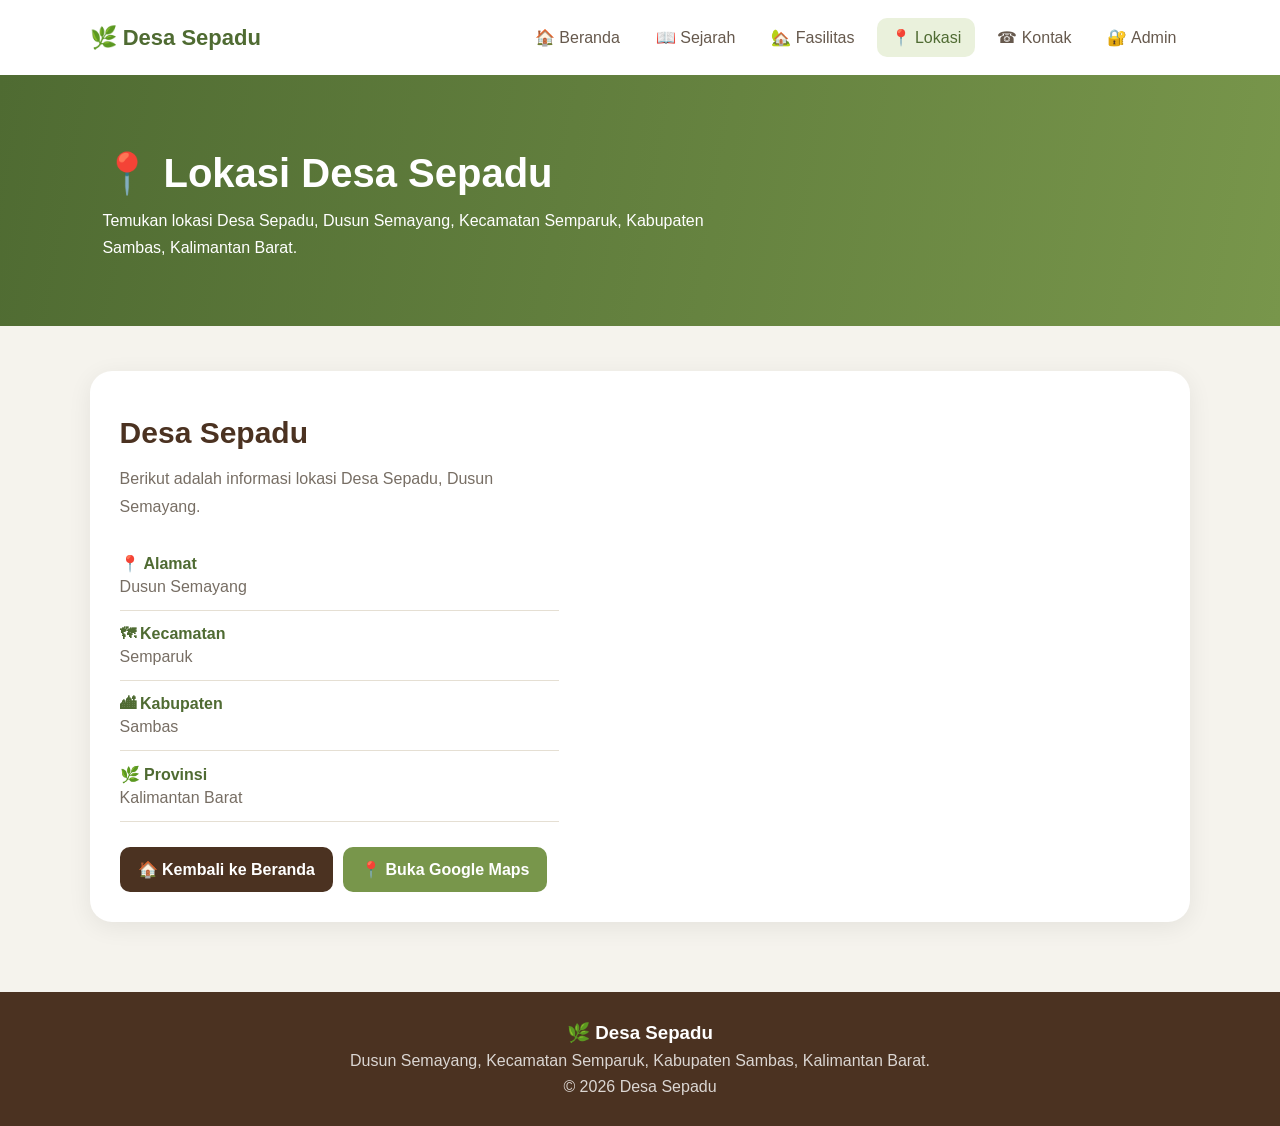
<file: lokasi.html>
<!DOCTYPE html>
<html lang="id">
<head>
<meta charset="UTF-8">
<meta name="viewport" content="width=device-width, initial-scale=1.0">

<title>Lokasi Desa Sepadu</title>

<style>
*{
    margin:0;
    padding:0;
    box-sizing:border-box;
    font-family:Arial,sans-serif;
}

body{
    background:#f5f3ed;
    color:#4b3221;
}

.navbar{
    background:white;
    min-height:75px;
    padding:0 7%;
    display:flex;
    align-items:center;
    justify-content:space-between;
    box-shadow:0 3px 15px rgba(0,0,0,.08);
}

.logo{
    color:#4f6b32;
    font-size:22px;
    font-weight:bold;
}

.nav-menu{
    list-style:none;
    display:flex;
    gap:8px;
}

.nav-menu a{
    text-decoration:none;
    color:#66594d;
    padding:11px 14px;
    border-radius:10px;
}

.nav-menu a:hover,
.nav-menu a.active{
    background:#eaf1dc;
    color:#4f6b32;
}

.header{
    background:linear-gradient(
        100deg,
        #4f6b32,
        #78964b
    );
    color:white;
    padding:65px 8%;
}

.header h1{
    font-size:40px;
    margin:10px 0;
}

.header p{
    max-width:650px;
    line-height:1.7;
}

.content{
    width:86%;
    max-width:1200px;
    margin:45px auto;
}

.location{
    display:grid;
    grid-template-columns:1fr 1.3fr;
    gap:30px;
    background:white;
    padding:30px;
    border-radius:22px;
    box-shadow:0 5px 25px rgba(0,0,0,.07);
}

.info h2{
    font-size:30px;
    margin:15px 0;
}

.info>p{
    color:#776e64;
    line-height:1.7;
    margin-bottom:20px;
}

.item{
    padding:14px 0;
    border-bottom:1px solid #e5dfd3;
}

.item b{
    color:#4f6b32;
}

.item p{
    margin-top:5px;
    color:#776e64;
}

.buttons{
    display:flex;
    gap:10px;
    flex-wrap:wrap;
    margin-top:25px;
}

.btn{
    padding:13px 18px;
    border-radius:10px;
    text-decoration:none;
    font-weight:bold;
}

.back{
    background:#4b3221;
    color:white;
}

.maps{
    background:#78964b;
    color:white;
}

.map{
    min-height:420px;
    border-radius:18px;
    overflow:hidden;
}

.map iframe{
    width:100%;
    height:420px;
    border:0;
}

footer{
    margin-top:70px;
    background:#4b3221;
    color:white;
    padding:30px;
    text-align:center;
}

footer p{
    margin-top:8px;
    opacity:.8;
}

@media(max-width:800px){

    .navbar{
        flex-direction:column;
        padding:15px;
        gap:10px;
    }

    .nav-menu{
        flex-wrap:wrap;
        justify-content:center;
    }

    .location{
        grid-template-columns:1fr;
    }

    .header h1{
        font-size:30px;
    }

    .map iframe{
        height:330px;
    }

    .map{
        min-height:330px;
    }

    .buttons{
        flex-direction:column;
    }

    .buttons a{
        text-align:center;
    }
}
</style>
</head>

<body>

<nav class="navbar">

    <div class="logo">
        🌿 Desa Sepadu
    </div>

    <ul class="nav-menu">

        <li><a href="index.html">🏠 Beranda</a></li>

        <li><a href="sejarah.html">📖 Sejarah</a></li>

        <li><a href="fasilitas.html">🏡 Fasilitas</a></li>

        <li><a href="lokasi.html" class="active">
            📍 Lokasi
        </a></li>

        <li><a href="kontak.html">☎ Kontak</a></li>

        <li><a href="admin.html">🔐 Admin</a></li>

    </ul>

</nav>


<section class="header">

    <h1>📍 Lokasi Desa Sepadu</h1>

    <p>
        Temukan lokasi Desa Sepadu, Dusun Semayang,
        Kecamatan Semparuk, Kabupaten Sambas,
        Kalimantan Barat.
    </p>

</section>


<main class="content">

    <div class="location">

        <div class="info">

            <h2>Desa Sepadu</h2>

            <p>
                Berikut adalah informasi lokasi
                Desa Sepadu, Dusun Semayang.
            </p>

            <div class="item">
                <b>📍 Alamat</b>
                <p>Dusun Semayang</p>
            </div>

            <div class="item">
                <b>🗺 Kecamatan</b>
                <p>Semparuk</p>
            </div>

            <div class="item">
                <b>🏙 Kabupaten</b>
                <p>Sambas</p>
            </div>

            <div class="item">
                <b>🌿 Provinsi</b>
                <p>Kalimantan Barat</p>
            </div>

            <div class="buttons">

                <a href="index.html" class="btn back">
                    🏠 Kembali ke Beranda
                </a>

                <a
                    href="https://maps.app.goo.gl/PiHh3zA41eQLoQYS6?g_st=ac"
                    target="_blank"
                    class="btn maps">
                    📍 Buka Google Maps
                </a>

            </div>

        </div>


        <div class="map">

            <iframe
                src="https://www.google.com/maps?q=Desa%20Sepadu%2C%20Dusun%20Semayang%2C%20Semparuk%2C%20Sambas%2C%20Kalimantan%20Barat&output=embed"
                loading="lazy"
                allowfullscreen>
            </iframe>

        </div>

    </div>

</main>


<footer>

    <h3>🌿 Desa Sepadu</h3>

    <p>
        Dusun Semayang, Kecamatan Semparuk,
        Kabupaten Sambas, Kalimantan Barat.
    </p>

    <p>© 2026 Desa Sepadu</p>

</footer>

</body>
</html>
</file>
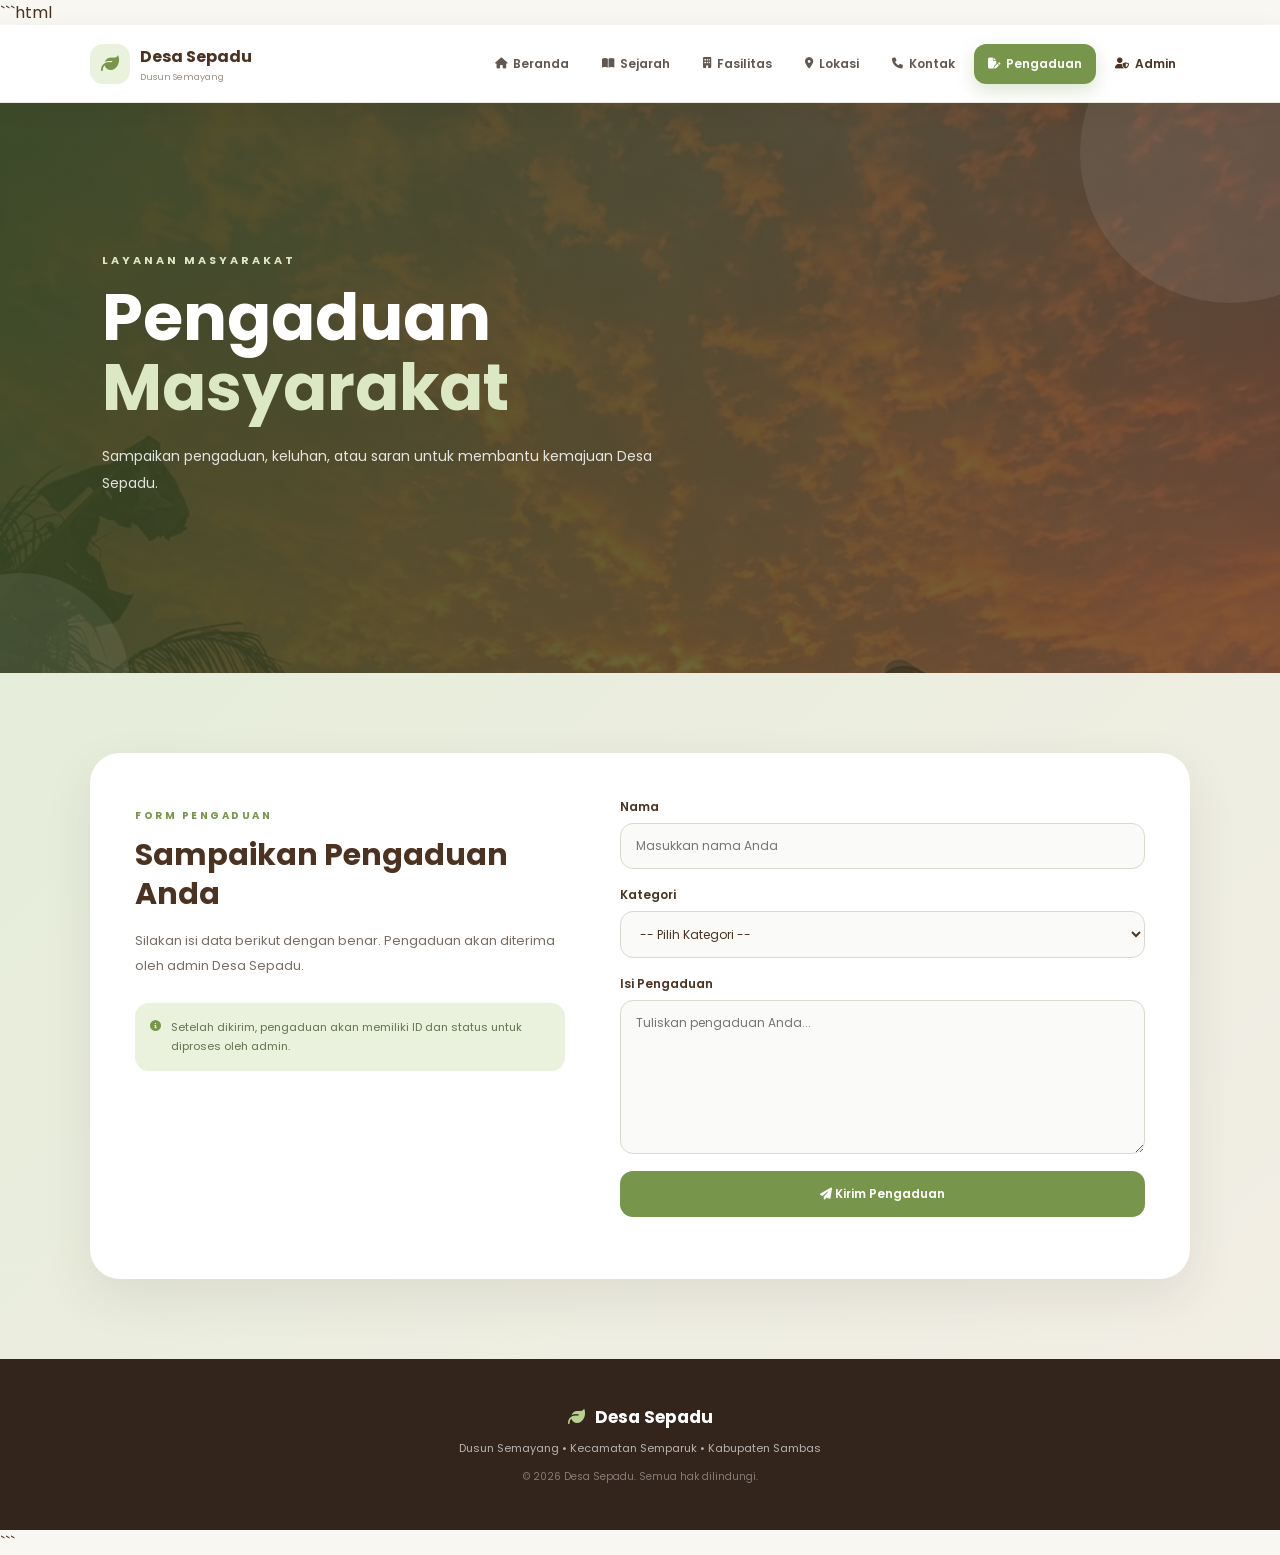
<file: pengaduan.html>
```html
<!DOCTYPE html>
<html lang="id">
<head>
    <meta charset="UTF-8">
    <meta name="viewport" content="width=device-width, initial-scale=1.0">

    <title>Pengaduan - Desa Sepadu</title>

    <link rel="stylesheet" href="style.css">

    <link href="https://fonts.googleapis.com/css2?family=Poppins:wght@400;500;600;700&display=swap" rel="stylesheet">

    <link rel="stylesheet"
          href="https://cdnjs.cloudflare.com/ajax/libs/font-awesome/6.5.2/css/all.min.css">
</head>

<body>

<!-- ================= NAVBAR ================= -->

<header class="navbar">

    <div class="logo">

        <i class="fa-solid fa-leaf"></i>

        <div>
            <strong>Desa Sepadu</strong>
            <small>Dusun Semayang</small>
        </div>

    </div>


    <nav>

        <a href="index.html">
            <i class="fa-solid fa-house"></i>
            Beranda
        </a>

        <a href="sejarah.html">
            <i class="fa-solid fa-book-open"></i>
            Sejarah
        </a>

        <a href="fasilitas.html">
            <i class="fa-solid fa-building"></i>
            Fasilitas
        </a>

        <a href="lokasi.html">
            <i class="fa-solid fa-location-dot"></i>
            Lokasi
        </a>

        <a href="kontak.html">
            <i class="fa-solid fa-phone"></i>
            Kontak
        </a>

        <a href="pengaduan.html" class="active">
            <i class="fa-solid fa-file-pen"></i>
            Pengaduan
        </a>

        <a href="admin.html" class="admin-menu">
            <i class="fa-solid fa-user-shield"></i>
            Admin
        </a>

    </nav>

</header>


<!-- ================= HERO ================= -->

<section class="hero">

    <div class="hero-content">

        <span class="hero-label">
            LAYANAN MASYARAKAT
        </span>

        <h1>
            Pengaduan
            <br>
            <span>Masyarakat</span>
        </h1>

        <p>
            Sampaikan pengaduan, keluhan, atau saran
            untuk membantu kemajuan Desa Sepadu.
        </p>

    </div>

</section>


<!-- ================= FORM ================= -->

<section class="complaint-section">

    <div class="complaint-box">

        <div class="complaint-info">

            <span class="section-label">
                FORM PENGADUAN
            </span>

            <h2>
                Sampaikan Pengaduan Anda
            </h2>

            <p>
                Silakan isi data berikut dengan benar.
                Pengaduan akan diterima oleh admin Desa Sepadu.
            </p>

            <div class="complaint-note">

                <i class="fa-solid fa-circle-info"></i>

                <span>
                    Setelah dikirim, pengaduan akan memiliki
                    ID dan status untuk diproses oleh admin.
                </span>

            </div>

        </div>


        <!-- FORM PENGADUAN -->

        <form id="pengaduanForm" class="complaint-form">


            <!-- NAMA -->

            <div class="form-group">

                <label for="nama">
                    Nama
                </label>

                <input
                    type="text"
                    id="nama"
                    placeholder="Masukkan nama Anda"
                    required
                >

            </div>


            <!-- KATEGORI -->

            <div class="form-group">

                <label for="kategori">
                    Kategori
                </label>

                <select id="kategori" required>

                    <option value="">
                        -- Pilih Kategori --
                    </option>

                    <option value="Infrastruktur">
                        Infrastruktur
                    </option>

                    <option value="Kebersihan">
                        Kebersihan
                    </option>

                    <option value="Keamanan">
                        Keamanan
                    </option>

                    <option value="Pelayanan Desa">
                        Pelayanan Desa
                    </option>

                    <option value="Lingkungan">
                        Lingkungan
                    </option>

                    <option value="Fasilitas Desa">
                        Fasilitas Desa
                    </option>

                    <option value="Lainnya">
                        Lainnya
                    </option>

                </select>

            </div>


            <!-- ISI PENGADUAN -->

            <div class="form-group">

                <label for="isi_pengaduan">
                    Isi Pengaduan
                </label>

                <textarea
                    id="isi_pengaduan"
                    rows="7"
                    placeholder="Tuliskan pengaduan Anda..."
                    required
                ></textarea>

            </div>


            <!-- TOMBOL -->

            <button
                type="submit"
                class="complaint-button"
                id="btnKirim"
            >

                <i class="fa-solid fa-paper-plane"></i>

                Kirim Pengaduan

            </button>


            <!-- PESAN -->

            <p
                id="pesan"
                class="complaint-message"
            ></p>


        </form>

    </div>

</section>


<!-- ================= FOOTER ================= -->

<footer>

    <div class="footer-logo">

        <i class="fa-solid fa-leaf"></i>

        Desa Sepadu

    </div>

    <p>
        Dusun Semayang • Kecamatan Semparuk • Kabupaten Sambas
    </p>

    <small>
        © 2026 Desa Sepadu. Semua hak dilindungi.
    </small>

</footer>


<!-- ================= JAVASCRIPT ================= -->

<script>

const scriptURL =
"https://script.google.com/macros/s/AKfycbwfNbTBmotksGISINYbLzSJ5I1PTSsXj1z1EDwdxUyJfGp7GZ8f606rJl0-YmlFv4mL/exec";


const form =
document.getElementById("pengaduanForm");


const pesan =
document.getElementById("pesan");


const tombol =
document.getElementById("btnKirim");


form.addEventListener("submit", async function(e) {

    e.preventDefault();


    tombol.disabled = true;

    tombol.innerHTML =
        '<i class="fa-solid fa-spinner fa-spin"></i> Mengirim...';

    pesan.innerHTML = "";


    const data = {

        action: "tambah",

        nama:
            document.getElementById("nama").value.trim(),

        kategori:
            document.getElementById("kategori").value,

        isi_pengaduan:
            document.getElementById("isi_pengaduan").value.trim()

    };


    try {

        const response = await fetch(scriptURL, {

            method: "POST",

            headers: {
                "Content-Type": "text/plain;charset=utf-8"
            },

            body: JSON.stringify(data)

        });


        const hasil = await response.json();


        if (hasil.success) {

            pesan.innerHTML =
                "✅ Pengaduan berhasil dikirim! ID pengaduan: <strong>"
                + hasil.id +
                "</strong>";

            form.reset();

        } else {

            pesan.innerHTML =
                "❌ " + (hasil.message || "Pengaduan gagal dikirim.");

        }


    } catch (error) {

        console.error(error);

        pesan.innerHTML =
            "❌ Terjadi kesalahan saat mengirim pengaduan.";

    }


    tombol.disabled = false;

    tombol.innerHTML =
        '<i class="fa-solid fa-paper-plane"></i> Kirim Pengaduan';

});

</script>


</body>
</html>
```
</file>
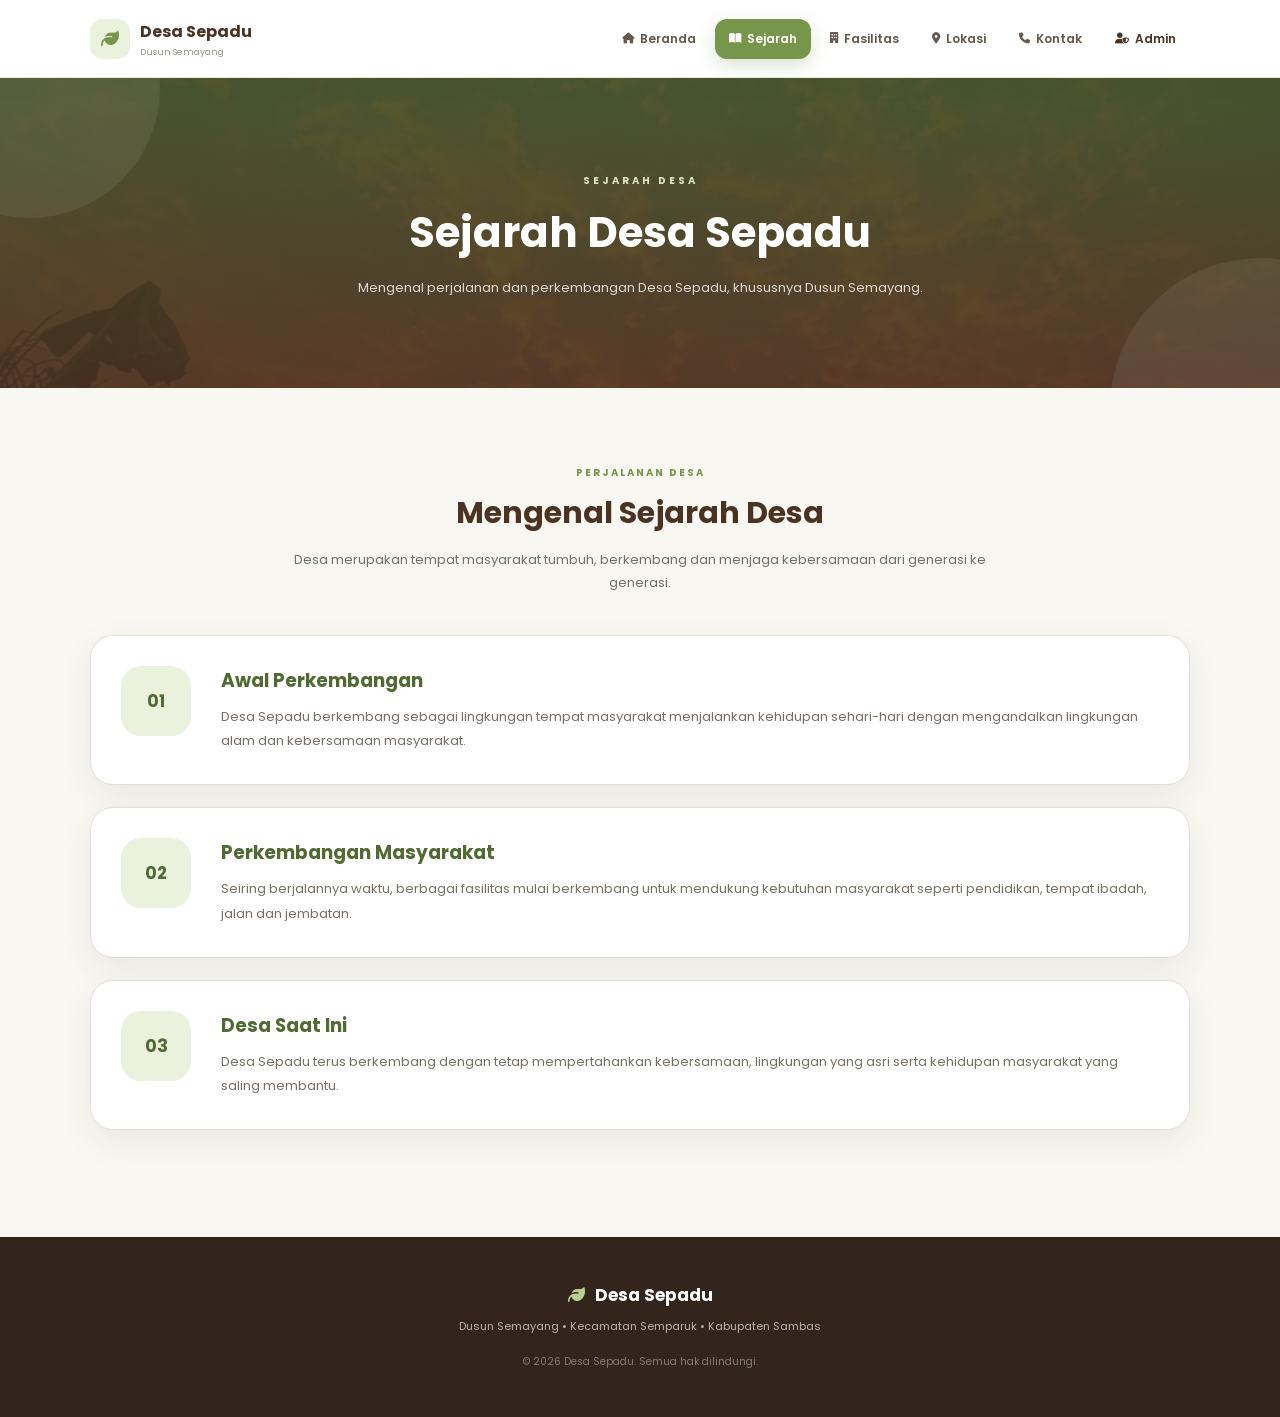
<file: sejarah.html>
<!DOCTYPE html>
<html lang="id">
<head>
    <meta charset="UTF-8">
    <meta name="viewport" content="width=device-width, initial-scale=1.0">

    <title>Sejarah - Desa Sepadu</title>

    <link rel="stylesheet" href="style.css">

    <link href="https://fonts.googleapis.com/css2?family=Poppins:wght@400;500;600;700&display=swap" rel="stylesheet">

    <link rel="stylesheet"
          href="https://cdnjs.cloudflare.com/ajax/libs/font-awesome/6.5.2/css/all.min.css">
</head>

<body>

<header class="navbar">

    <div class="logo">
        <i class="fa-solid fa-leaf"></i>

        <div>
            <strong>Desa Sepadu</strong>
            <small>Dusun Semayang</small>
        </div>
    </div>

    <nav>

        <a href="index.html">
            <i class="fa-solid fa-house"></i>
            Beranda
        </a>

        <a href="sejarah.html" class="active">
            <i class="fa-solid fa-book-open"></i>
            Sejarah
        </a>

        <a href="fasilitas.html">
            <i class="fa-solid fa-building"></i>
            Fasilitas
        </a>

        <a href="lokasi.html">
            <i class="fa-solid fa-location-dot"></i>
            Lokasi
        </a>

        <a href="kontak.html">
            <i class="fa-solid fa-phone"></i>
            Kontak
        </a>

        <a href="admin.html" class="admin-menu">
            <i class="fa-solid fa-user-shield"></i>
            Admin
        </a>

    </nav>

</header>


<section class="page-header">

    <div class="page-header-content">

        <span>SEJARAH DESA</span>

        <h1>Sejarah Desa Sepadu</h1>

        <p>
            Mengenal perjalanan dan perkembangan Desa Sepadu,
            khususnya Dusun Semayang.
        </p>

    </div>

</section>


<main class="page-content">

    <div class="page-title">

        <span>PERJALANAN DESA</span>

        <h2>Mengenal Sejarah Desa</h2>

        <p>
            Desa merupakan tempat masyarakat tumbuh,
            berkembang dan menjaga kebersamaan dari
            generasi ke generasi.
        </p>

    </div>


    <div class="content-card history-box">

        <div class="history-number">
            01
        </div>

        <div>

            <h3>Awal Perkembangan</h3>

            <p>
                Desa Sepadu berkembang sebagai lingkungan
                tempat masyarakat menjalankan kehidupan
                sehari-hari dengan mengandalkan lingkungan
                alam dan kebersamaan masyarakat.
            </p>

        </div>

    </div>


    <div class="content-card history-box">

        <div class="history-number">
            02
        </div>

        <div>

            <h3>Perkembangan Masyarakat</h3>

            <p>
                Seiring berjalannya waktu, berbagai fasilitas
                mulai berkembang untuk mendukung kebutuhan
                masyarakat seperti pendidikan, tempat ibadah,
                jalan dan jembatan.
            </p>

        </div>

    </div>


    <div class="content-card history-box">

        <div class="history-number">
            03
        </div>

        <div>

            <h3>Desa Saat Ini</h3>

            <p>
                Desa Sepadu terus berkembang dengan tetap
                mempertahankan kebersamaan, lingkungan yang
                asri serta kehidupan masyarakat yang saling
                membantu.
            </p>

        </div>

    </div>

</main>


<footer>

    <div class="footer-logo">
        <i class="fa-solid fa-leaf"></i>
        Desa Sepadu
    </div>

    <p>
        Dusun Semayang • Kecamatan Semparuk • Kabupaten Sambas
    </p>

    <small>
        © 2026 Desa Sepadu. Semua hak dilindungi.
    </small>

</footer>

</body>
</html>
</file>
<file: style.css>
/* =====================================================
   RESET
===================================================== */

* {
    margin: 0;
    padding: 0;
    box-sizing: border-box;
}

html {
    scroll-behavior: smooth;
}

body {
    font-family: "Poppins", sans-serif;
    background: #f8f7f2;
    color: #4b3221;
    overflow-x: hidden;
}

a {
    text-decoration: none;
}

button,
input,
textarea,
select {
    font-family: inherit;
}


/* =====================================================
   WARNA
===================================================== */

:root {
    --green: #78964b;
    --green-dark: #4f6b32;
    --green-light: #eaf1dc;

    --brown: #4b3221;
    --brown-light: #776e64;

    --cream: #f8f7f2;
    --white: #ffffff;

    --border: #e5dfd3;
}


/* =====================================================
   NAVBAR
===================================================== */

.navbar {
    width: 100%;
    min-height: 78px;
    padding: 0 7%;

    display: flex;
    align-items: center;
    justify-content: space-between;

    background: rgba(255, 255, 255, 0.96);

    border-bottom: 1px solid #eee9df;

    position: sticky;
    top: 0;
    z-index: 1000;

    box-shadow: 0 5px 25px rgba(60, 45, 30, 0.05);
}


/* LOGO */

.logo {
    display: flex;
    align-items: center;
    gap: 10px;
    flex-shrink: 0;
}

.logo > i {
    width: 40px;
    height: 40px;

    display: flex;
    align-items: center;
    justify-content: center;

    background: var(--green-light);
    color: var(--green);

    border-radius: 13px;

    font-size: 18px;
}

.logo strong {
    display: block;
    color: var(--brown);
    font-size: 16px;
    font-weight: 700;
}

.logo small {
    display: block;
    margin-top: 2px;

    color: #999086;
    font-size: 9px;
}


/* MENU */

.navbar nav {
    display: flex;
    align-items: center;
    gap: 5px;
}

.navbar nav a {
    display: flex;
    align-items: center;
    gap: 6px;

    padding: 11px 14px;

    border-radius: 12px;

    color: #62584f;

    font-size: 12px;
    font-weight: 600;

    transition: 0.3s ease;
}

.navbar nav a i {
    font-size: 11px;
}

.navbar nav a:hover {
    background: var(--green-light);
    color: var(--green-dark);
}

.navbar nav a.active {
    background: var(--green);
    color: white;

    box-shadow: 0 7px 18px rgba(120, 150, 75, 0.25);
}

.navbar nav .admin-menu {
    color: var(--brown);
}


/* =====================================================
   HERO BERANDA
===================================================== */

.hero {
    min-height: 570px;

    padding: 80px 8%;

    display: flex;
    align-items: center;

    position: relative;
    overflow: hidden;

    background:
        linear-gradient(
            100deg,
            rgba(56, 73, 37, 0.92),
            rgba(89, 63, 43, 0.72)
        ),
        url("images/depanrmh.jpg");

    background-size: cover;
    background-position: center;
}


/* dekorasi */

.hero::before {
    content: "";

    width: 300px;
    height: 300px;

    position: absolute;
    right: -100px;
    top: -100px;

    border-radius: 50%;

    background: rgba(255,255,255,0.08);
}

.hero::after {
    content: "";

    width: 220px;
    height: 220px;

    position: absolute;
    left: -90px;
    bottom: -120px;

    border-radius: 50%;

    background: rgba(255,255,255,0.07);
}

.hero-content {
    max-width: 680px;
    position: relative;
    z-index: 2;

    animation: fadeUp 0.9s ease;
}

.hero-label {
    display: inline-block;

    color: #dce8c4;

    font-size: 11px;
    font-weight: 700;

    letter-spacing: 3px;

    margin-bottom: 14px;
}

.hero h1 {
    color: white;

    font-size: clamp(38px, 6vw, 65px);

    line-height: 1.08;

    margin-bottom: 20px;
}

.hero h1 span {
    color: #dce8c4;
}

.hero p {
    max-width: 560px;

    color: rgba(255,255,255,0.85);

    font-size: 14px;

    line-height: 1.9;

    margin-bottom: 28px;
}


/* BUTTON HERO */

.hero-buttons {
    display: flex;
    gap: 12px;
    flex-wrap: wrap;
}

.btn-primary,
.btn-secondary {
    display: inline-flex;
    align-items: center;
    justify-content: center;
    gap: 9px;

    padding: 13px 20px;

    border-radius: 13px;

    font-size: 12px;
    font-weight: 600;

    transition: 0.3s ease;
}

.btn-primary {
    background: var(--green);
    color: white;

    box-shadow: 0 8px 20px rgba(40,60,20,0.2);
}

.btn-primary:hover {
    transform: translateY(-3px);
    background: var(--green-dark);
}

.btn-secondary {
    background: rgba(255,255,255,0.14);
    color: white;

    border: 1px solid rgba(255,255,255,0.35);
}

.btn-secondary:hover {
    background: rgba(255,255,255,0.25);
}


/* =====================================================
   SECTION BERANDA
===================================================== */

.home-section {
    width: 86%;
    max-width: 1100px;

    margin: auto;

    padding: 85px 0;
}


/* JUDUL */

.section-title {
    text-align: center;

    max-width: 700px;

    margin: 0 auto 42px;
}

.section-title span,
.section-label {
    display: inline-block;

    color: var(--green);

    font-size: 10px;
    font-weight: 700;

    letter-spacing: 2.5px;
}

.section-title h2 {
    margin: 8px 0 12px;

    color: var(--brown);

    font-size: 30px;
}

.section-title p {
    color: var(--brown-light);

    font-size: 13px;

    line-height: 1.9;
}


/* CARD */

.home-cards {
    display: grid;

    grid-template-columns: repeat(3, 1fr);

    gap: 22px;
}

.home-card {
    padding: 30px 25px;

    background: white;

    border: 1px solid var(--border);

    border-radius: 23px;

    box-shadow: 0 12px 35px rgba(60,45,30,0.07);

    transition: 0.3s ease;
}

.home-card:hover {
    transform: translateY(-7px);

    box-shadow: 0 18px 40px rgba(60,45,30,0.12);
}

.card-icon {
    width: 55px;
    height: 55px;

    display: flex;
    align-items: center;
    justify-content: center;

    background: var(--green-light);
    color: var(--green);

    border-radius: 17px;

    font-size: 22px;

    margin-bottom: 18px;
}

.home-card h3 {
    color: var(--brown);

    font-size: 18px;

    margin-bottom: 9px;
}

.home-card p {
    color: var(--brown-light);

    font-size: 12px;

    line-height: 1.8;
}


/* =====================================================
   PENGADUAN
===================================================== */

.complaint-section {
    padding: 80px 7%;

    background:
        linear-gradient(
            135deg,
            #e6edda,
            #f2eee5
        );
}

.complaint-box {
    max-width: 1100px;

    margin: auto;

    padding: 45px;

    display: grid;

    grid-template-columns: 0.9fr 1.1fr;

    gap: 55px;

    background: white;

    border-radius: 30px;

    box-shadow: 0 18px 50px rgba(60,45,30,0.09);
}

.complaint-info {
    padding-top: 10px;
}

.complaint-info h2 {
    color: var(--brown);

    font-size: 30px;

    line-height: 1.3;

    margin: 12px 0 15px;
}

.complaint-info > p {
    color: var(--brown-light);

    font-size: 13px;

    line-height: 1.9;
}


/* CATATAN */

.complaint-note {
    display: flex;

    gap: 10px;

    margin-top: 25px;

    padding: 15px;

    background: var(--green-light);

    border-radius: 14px;

    color: #64734f;

    font-size: 11px;

    line-height: 1.7;
}

.complaint-note i {
    color: var(--green);

    margin-top: 3px;
}


/* FORM */

.complaint-form {
    display: flex;

    flex-direction: column;

    gap: 17px;
}

.form-group {
    display: flex;

    flex-direction: column;

    gap: 7px;
}

.form-group label {
    color: var(--brown);

    font-size: 12px;

    font-weight: 600;
}

.form-group input,
.form-group select,
.form-group textarea {
    width: 100%;

    padding: 13px 15px;

    background: #fafaf8;

    border: 1px solid #ddd8cf;

    border-radius: 13px;

    outline: none;

    color: var(--brown);

    font-size: 12px;

    transition: 0.3s ease;
}

.form-group input:focus,
.form-group select:focus,
.form-group textarea:focus {
    border-color: var(--green);

    background: white;

    box-shadow: 0 0 0 3px rgba(120,150,75,0.10);
}

.form-group textarea {
    resize: vertical;

    min-height: 120px;
}


/* BUTTON PENGADUAN */

.complaint-button {
    border: none;

    padding: 14px 20px;

    border-radius: 13px;

    background: var(--green);

    color: white;

    font-size: 12px;

    font-weight: 600;

    cursor: pointer;

    transition: 0.3s ease;
}

.complaint-button:hover {
    background: var(--green-dark);

    transform: translateY(-2px);
}

.complaint-message {
    text-align: center;

    font-size: 12px;

    font-weight: 600;
}


/* =====================================================
   CTA
===================================================== */

.cta-section {
    width: 86%;
    max-width: 1100px;

    margin: 70px auto;

    padding: 40px 45px;

    display: flex;

    align-items: center;

    justify-content: space-between;

    gap: 30px;

    background: var(--brown);

    border-radius: 25px;

    box-shadow: 0 15px 40px rgba(60,45,30,0.15);
}

.cta-section span {
    color: #c9dba8;

    font-size: 10px;

    font-weight: 700;

    letter-spacing: 2px;
}

.cta-section h2 {
    color: white;

    font-size: 25px;

    margin: 7px 0;
}

.cta-section p {
    color: rgba(255,255,255,0.7);

    font-size: 12px;
}


/* =====================================================
   HALAMAN DALAM
===================================================== */

.page-header {
    min-height: 310px;

    padding: 60px 8%;

    display: flex;
    align-items: center;
    justify-content: center;

    text-align: center;

    position: relative;

    overflow: hidden;

    background:
        linear-gradient(
            rgba(65,84,42,0.90),
            rgba(75,51,35,0.90)
        ),
        url("images/depanrmh.jpg");

    background-size: cover;
    background-position: center;
}

.page-header::before {
    content: "";

    width: 260px;
    height: 260px;

    position: absolute;

    left: -100px;
    top: -120px;

    border-radius: 50%;

    background: rgba(255,255,255,0.07);
}

.page-header::after {
    content: "";

    width: 300px;
    height: 300px;

    position: absolute;

    right: -130px;
    bottom: -170px;

    border-radius: 50%;

    background: rgba(255,255,255,0.07);
}

.page-header-content {
    position: relative;
    z-index: 2;

    max-width: 700px;

    animation: fadeUp 0.7s ease;
}

.page-header-content span {
    color: #dce8c4;

    font-size: 10px;

    font-weight: 700;

    letter-spacing: 3px;
}

.page-header-content h1 {
    color: white;

    font-size: 42px;

    margin: 10px 0 12px;
}

.page-header-content p {
    color: rgba(255,255,255,0.8);

    font-size: 13px;

    line-height: 1.8;
}


/* CONTENT */

.page-content {
    width: 86%;
    max-width: 1100px;

    margin: auto;

    padding: 70px 0 85px;

    animation: fadeUp 0.7s ease;
}

.page-title {
    max-width: 700px;

    margin: 0 auto 40px;

    text-align: center;
}

.page-title span {
    color: var(--green);

    font-size: 10px;

    font-weight: 700;

    letter-spacing: 2px;
}

.page-title h2 {
    color: var(--brown);

    font-size: 30px;

    margin: 8px 0 12px;
}

.page-title p {
    color: var(--brown-light);

    font-size: 13px;

    line-height: 1.8;
}


/* =====================================================
   CARD UMUM
===================================================== */

.content-card {
    background: white;

    border: 1px solid var(--border);

    border-radius: 23px;

    padding: 30px;

    margin-bottom: 22px;

    box-shadow: 0 12px 35px rgba(60,45,30,0.07);

    transition: 0.3s ease;
}

.content-card:hover {
    transform: translateY(-4px);
}

.content-card h2 {
    color: var(--brown);

    margin-bottom: 12px;
}

.content-card h3 {
    color: var(--green-dark);

    margin-bottom: 10px;
}

.content-card p {
    color: var(--brown-light);

    font-size: 13px;

    line-height: 1.9;
}


/* =====================================================
   SEJARAH
===================================================== */

.history-box {
    display: grid;

    grid-template-columns: 75px 1fr;

    gap: 25px;

    align-items: start;
}

.history-number {
    width: 70px;
    height: 70px;

    display: flex;
    align-items: center;
    justify-content: center;

    background: var(--green-light);

    color: var(--green-dark);

    border-radius: 20px;

    font-size: 17px;

    font-weight: 700;
}


/* =====================================================
   FASILITAS
===================================================== */

.facility-section {
    width: 86%;
    max-width: 1050px;

    margin: auto;

    padding: 20px 0 80px;

    display: flex;

    flex-direction: column;

    gap: 22px;
}

.facility-card {
    width: 100%;

    min-height: 190px;

    display: flex;

    align-items: center;

    gap: 25px;

    padding: 18px;

    background: white;

    border: 1px solid var(--border);

    border-radius: 20px;

    box-shadow: 0 10px 30px rgba(60,45,30,0.08);

    transition: 0.3s ease;
}

.facility-card:hover {
    transform: translateY(-4px);

    box-shadow: 0 15px 35px rgba(60,45,30,0.13);
}

.facility-image {
    width: 210px;
    height: 155px;

    flex-shrink: 0;

    overflow: hidden;

    border-radius: 15px;

    background: #edf0e5;
}

.facility-image img {
    width: 100%;
    height: 100%;

    display: block;

    object-fit: contain;

    transition: 0.4s ease;
}

.facility-card:hover .facility-image img {
    transform: scale(1.03);
}

.facility-info {
    padding: 5px 10px 5px 0;
}

.facility-info span {
    color: var(--green);

    font-size: 10px;

    font-weight: 700;

    letter-spacing: 1.5px;
}

.facility-info h2 {
    margin: 5px 0 9px;

    color: var(--brown);

    font-size: 22px;
}

.facility-info p {
    color: var(--brown-light);

    font-size: 13px;

    line-height: 1.8;

    max-width: 650px;
}


/* =====================================================
   LOKASI
===================================================== */

.location-box {
    display: grid;

    grid-template-columns: 1fr 1fr;

    gap: 25px;
}

.location-info {
    background: white;

    border: 1px solid var(--border);

    border-radius: 24px;

    padding: 30px;

    box-shadow: 0 10px 30px rgba(60,45,30,0.06);
}

.location-info h2 {
    color: var(--brown);

    margin-bottom: 20px;
}

.location-item {
    display: flex;

    gap: 14px;

    margin-bottom: 20px;
}

.location-item i {
    color: var(--green);

    margin-top: 4px;
}

.location-item strong {
    display: block;

    color: var(--brown);

    font-size: 13px;

    margin-bottom: 4px;
}

.location-item p {
    color: var(--brown-light);

    font-size: 12px;

    line-height: 1.7;
}

.map-box {
    min-height: 320px;

    padding: 30px;

    display: flex;

    align-items: center;
    justify-content: center;

    text-align: center;

    background: #e8eddf;

    border: 1px solid #dce4ce;

    border-radius: 24px;
}

.map-box i {
    display: block;

    color: var(--green);

    font-size: 42px;

    margin-bottom: 15px;
}

.map-box h3 {
    color: var(--brown);

    margin-bottom: 8px;
}

.map-box p {
    color: var(--brown-light);

    font-size: 12px;

    line-height: 1.7;
}


/* =====================================================
   KONTAK
===================================================== */

.contact-grid {
    display: grid;

    grid-template-columns: repeat(3, 1fr);

    gap: 22px;
}

.contact-card {
    padding: 28px 22px;

    text-align: center;

    background: white;

    border: 1px solid var(--border);

    border-radius: 22px;

    box-shadow: 0 10px 30px rgba(60,45,30,0.06);

    transition: 0.3s ease;
}

.contact-card:hover {
    transform: translateY(-5px);
}

.contact-icon {
    width: 58px;
    height: 58px;

    margin: 0 auto 15px;

    display: flex;
    align-items: center;
    justify-content: center;

    background: var(--green-light);

    color: var(--green);

    border-radius: 18px;

    font-size: 22px;
}

.contact-card h3 {
    color: var(--brown);

    font-size: 17px;

    margin-bottom: 7px;
}

.contact-card p {
    color: var(--brown-light);

    font-size: 12px;

    line-height: 1.7;
}


/* =====================================================
   FOOTER
===================================================== */

footer {
    padding: 45px 20px;

    text-align: center;

    background: #33251c;

    color: white;
}

.footer-logo {
    font-size: 17px;

    font-weight: 700;

    margin-bottom: 10px;
}

.footer-logo i {
    color: #b8cf8d;

    margin-right: 6px;
}

footer p {
    color: rgba(255,255,255,0.65);

    font-size: 11px;

    margin-bottom: 12px;
}

footer small {
    color: rgba(255,255,255,0.4);

    font-size: 10px;
}


/* =====================================================
   ANIMASI
===================================================== */

@keyframes fadeUp {

    from {
        opacity: 0;
        transform: translateY(25px);
    }

    to {
        opacity: 1;
        transform: translateY(0);
    }

}


/* =====================================================
   RESPONSIVE HP
===================================================== */

@media (max-width: 900px) {

    .navbar {
        padding: 12px 5%;

        flex-direction: column;

        gap: 12px;
    }

    .navbar nav {
        width: 100%;

        justify-content: center;

        flex-wrap: wrap;
    }

    .navbar nav a {
        padding: 8px 9px;

        font-size: 10px;
    }

    .home-cards {
        grid-template-columns: 1fr;
    }

    .complaint-box {
        grid-template-columns: 1fr;

        gap: 30px;

        padding: 28px;
    }

    .location-box {
        grid-template-columns: 1fr;
    }

    .contact-grid {
        grid-template-columns: 1fr;
    }

    .cta-section {
        flex-direction: column;

        align-items: flex-start;

        padding: 30px;
    }

}


@media (max-width: 700px) {

    .hero {
        min-height: 500px;

        padding: 65px 7%;
    }

    .hero h1 {
        font-size: 40px;
    }

    .hero p {
        font-size: 12px;
    }

    .home-section {
        width: 90%;

        padding: 60px 0;
    }

    .section-title h2,
    .page-title h2 {
        font-size: 25px;
    }

    .complaint-section {
        padding: 55px 5%;
    }

    .complaint-box {
        padding: 23px;

        border-radius: 22px;
    }

    .complaint-info h2 {
        font-size: 24px;
    }

    .page-header {
        min-height: 250px;

        padding: 50px 7%;
    }

    .page-header-content h1 {
        font-size: 31px;
    }

    .page-content {
        width: 90%;

        padding: 55px 0 65px;
    }

    .facility-section {
        width: 90%;
    }

    .facility-card {
        flex-direction: column;

        align-items: stretch;

        gap: 15px;

        padding: 14px;
    }

    .facility-image {
        width: 100%;

        height: 170px;
    }

    .facility-info {
        padding: 2px 5px 8px;
    }

    .facility-info h2 {
        font-size: 19px;
    }

    .facility-info p {
        font-size: 12px;
    }

    .history-box {
        grid-template-columns: 1fr;

        gap: 15px;
    }

    .history-number {
        width: 58px;
        height: 58px;
    }

    .content-card {
        padding: 23px;
    }

}

/* =====================================================
   DASHBOARD
===================================================== */

.dashboard-page {
    min-height: 80vh;
    padding: 60px 7%;
    background: var(--cream);
}

.dashboard-header {
    display: flex;
    justify-content: space-between;
    align-items: center;
    gap: 25px;
    margin-bottom: 35px;
}

.dashboard-label {
    color: var(--green-dark);
    font-size: 13px;
    font-weight: 800;
    letter-spacing: 1.5px;
}

.dashboard-header h1 {
    margin: 10px 0;
    color: var(--brown);
    font-size: 38px;
}

.dashboard-header p {
    margin: 0;
    color: var(--brown-light);
}

.dashboard-buttons {
    display: flex;
    gap: 10px;
    align-items: center;
    flex-wrap: wrap;
}

.back-home-btn,
.logout-btn {
    display: inline-flex;
    align-items: center;
    justify-content: center;
    gap: 8px;
    padding: 13px 18px;
    border-radius: 12px;
    font-weight: 600;
    text-decoration: none;
    cursor: pointer;
}

.back-home-btn {
    background: var(--green-dark);
    color: white;
}

.back-home-btn:hover {
    background: var(--green);
}

.logout-btn {
    border: none;
    background: var(--brown);
    color: white;
}

.logout-btn:hover {
    background: #68452d;
}


/* STATISTIK */

.dashboard-stats {
    display: grid;
    grid-template-columns: repeat(3, 1fr);
    gap: 20px;
    margin-bottom: 30px;
}

.stat-card {
    display: flex;
    align-items: center;
    gap: 18px;
    padding: 25px;
    background: white;
    border: 1px solid var(--border);
    border-radius: 20px;
    box-shadow: 0 8px 25px rgba(60,45,30,.06);
}

.stat-icon {
    width: 55px;
    height: 55px;
    display: flex;
    align-items: center;
    justify-content: center;
    background: var(--green-light);
    color: var(--green-dark);
    border-radius: 15px;
    font-size: 20px;
}

.stat-card span {
    color: var(--brown-light);
    font-size: 14px;
}

.stat-card h2 {
    margin: 5px 0 0;
    color: var(--brown);
    font-size: 30px;
}


/* TABEL */

.dashboard-table-box {
    background: white;
    border: 1px solid var(--border);
    border-radius: 22px;
    overflow: hidden;
    box-shadow: 0 8px 30px rgba(60,45,30,.06);
}

.table-header {
    padding: 25px;
    display: flex;
    justify-content: space-between;
    align-items: center;
    gap: 20px;
    border-bottom: 1px solid var(--border);
}

.table-header h2 {
    margin: 0 0 7px;
    color: var(--brown);
}

.table-header p {
    margin: 0;
    color: var(--brown-light);
}

.delete-all-btn {
    border: none;
    padding: 11px 16px;
    border-radius: 10px;
    background: #f4e5dd;
    color: #8b4c31;
    cursor: pointer;
    font-weight: 600;
}

.table-responsive {
    width: 100%;
    overflow-x: auto;
}

table {
    width: 100%;
    min-width: 950px;
    border-collapse: collapse;
}

thead {
    background: #f3f5ec;
}

th {
    padding: 15px;
    text-align: left;
    color: var(--brown);
    font-size: 13px;
}

td {
    padding: 16px 15px;
    border-top: 1px solid #eeeae2;
    color: var(--brown-light);
    vertical-align: top;
}

.complaint-text {
    max-width: 300px;
    line-height: 1.6;
}

.category-badge {
    display: inline-block;
    padding: 6px 10px;
    border-radius: 8px;
    background: var(--green-light);
    color: var(--green-dark);
    font-size: 12px;
    font-weight: 700;
}

.status-select {
    padding: 8px 10px;
    border: 1px solid var(--border);
    border-radius: 8px;
    background: white;
}

.delete-btn {
    width: 36px;
    height: 36px;
    border: none;
    border-radius: 9px;
    background: #f7e7e3;
    color: #a34d3c;
    cursor: pointer;
}

.empty-data {
    text-align: center;
    padding: 70px !important;
}

.empty-data i {
    display: block;
    font-size: 40px;
    color: var(--green-dark);
    margin-bottom: 15px;
}

.empty-data strong {
    display: block;
    color: var(--brown);
    font-size: 18px;
}

.empty-data span {
    display: block;
    margin-top: 5px;
    color: var(--brown-light);
}


/* MOBILE */

@media (max-width: 800px) {

    .dashboard-header {
        flex-direction: column;
        align-items: flex-start;
    }

    .dashboard-header h1 {
        font-size: 30px;
    }

    .dashboard-buttons {
        width: 100%;
    }

    .back-home-btn,
    .logout-btn {
        flex: 1;
    }

    .dashboard-stats {
        grid-template-columns: 1fr;
    }

    .table-header {
        flex-direction: column;
        align-items: flex-start;
    }

    .delete-all-btn {
        width: 100%;
    }

}
</file>
